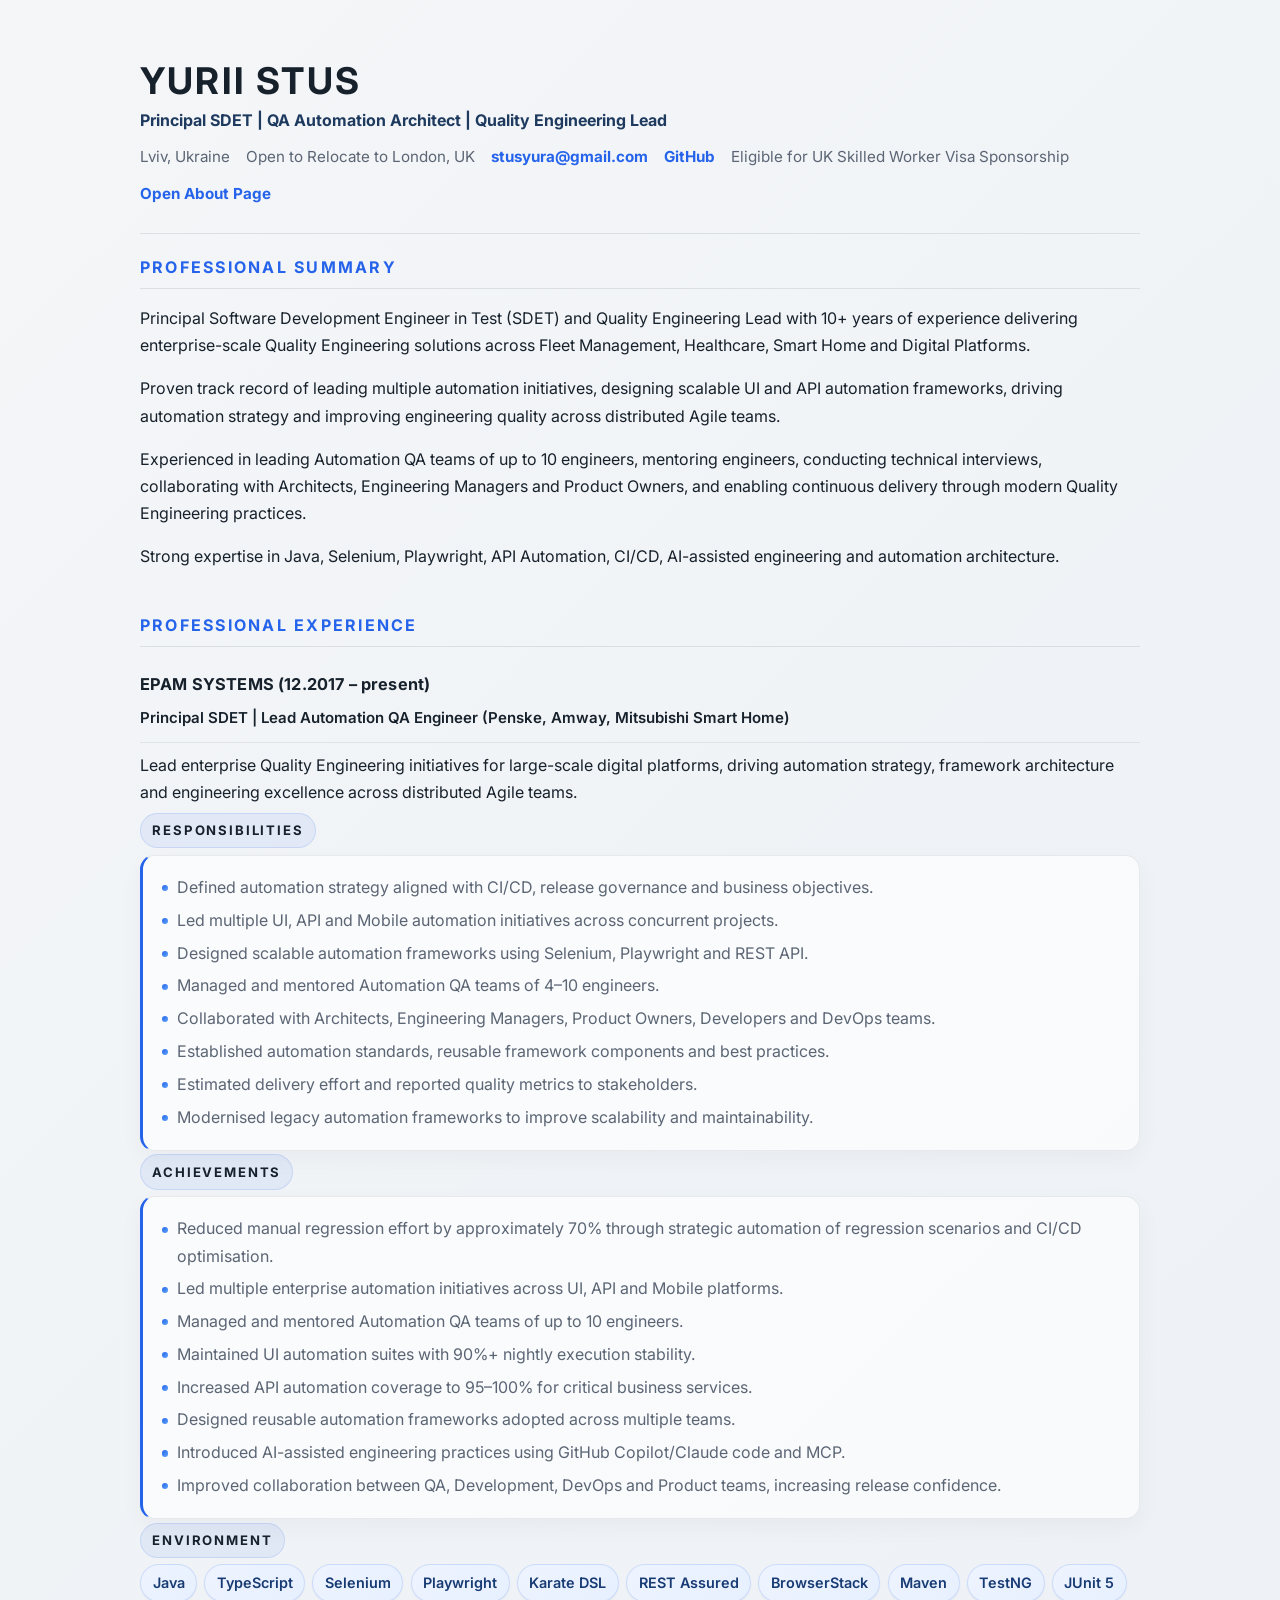
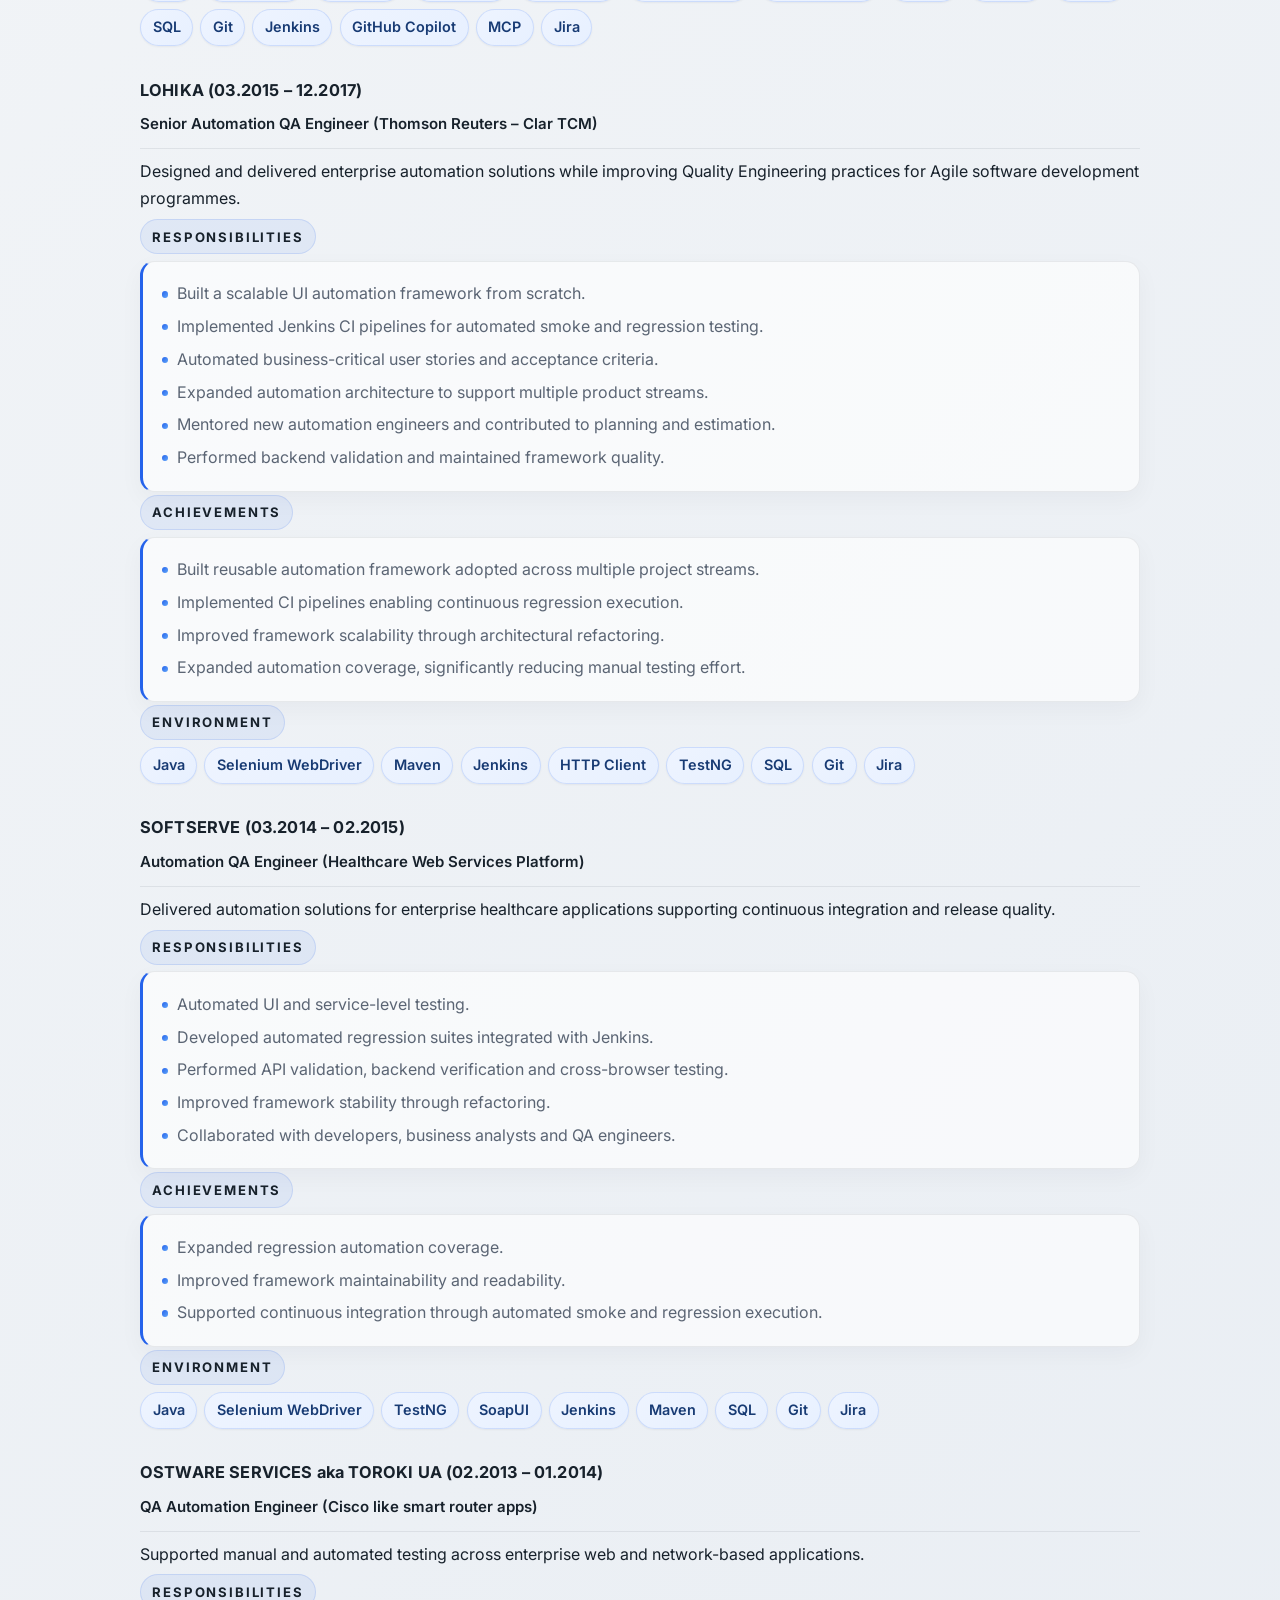
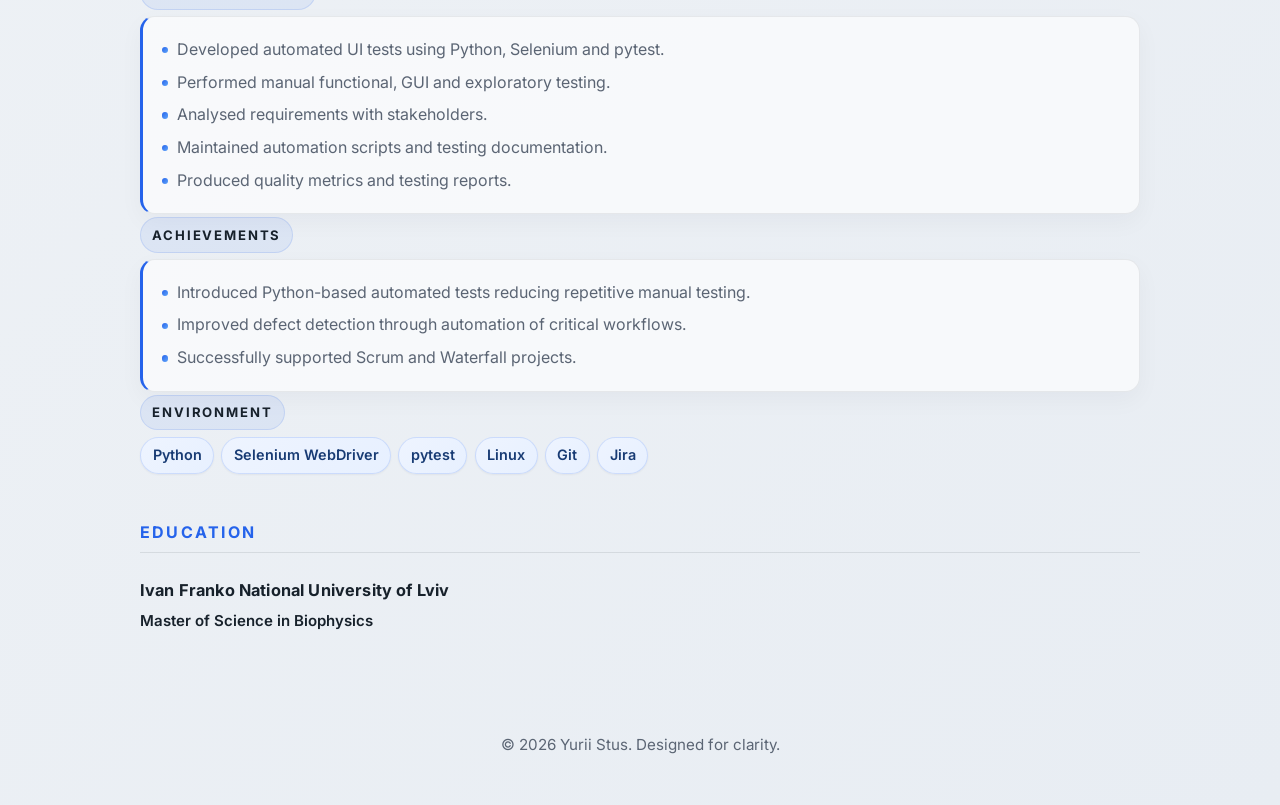
<file: index.html>
<!DOCTYPE html>
<html lang="en">
  <head>
    <meta charset="UTF-8" />
    <meta name="viewport" content="width=device-width, initial-scale=1.0" />
    <link rel="icon" type="image/png" href="about/assets/favicon.png" />
    <link rel="apple-touch-icon" href="about/assets/favicon.png" />
    <title>Yurii Stus | CV</title>
    <meta name="description" content="A polished CV website showcasing modern UI engineering and product-focused front-end work." />
    <link rel="preconnect" href="https://fonts.googleapis.com" />
    <link rel="preconnect" href="https://fonts.gstatic.com" crossorigin />
    <link href="https://fonts.googleapis.com/css2?family=Inter:wght@400;500;600;700;800&display=swap" rel="stylesheet" />
    <link rel="stylesheet" href="styles.css" />
  </head>
  <body>
    <main id="top" class="cv-shell">
      <section class="cv-header container">
        <h1>YURII STUS</h1>
        <p class="cv-role">Principal SDET | QA Automation Architect | Quality Engineering Lead</p>
        <div class="cv-contact">
          <span>Lviv, Ukraine</span>
          <span>Open to Relocate to London, UK</span>
          <a href="mailto:stusyura@gmail.com" data-email-trigger>stusyura@gmail.com</a>
          <a href="https://github.com/yurastus" target="_blank" rel="noopener noreferrer">GitHub</a>
          <span>Eligible for UK Skilled Worker Visa Sponsorship</span>
          <a href="about/">Open About Page</a>
        </div>
      </section>

      <section id="summary" class="cv-section container">
        <h2>PROFESSIONAL SUMMARY</h2>
        <p>Principal Software Development Engineer in Test (SDET) and Quality Engineering Lead with 10+ years of experience delivering enterprise-scale Quality Engineering solutions across Fleet Management, Healthcare, Smart Home and Digital Platforms.</p>
        <p>Proven track record of leading multiple automation initiatives, designing scalable UI and API automation frameworks, driving automation strategy and improving engineering quality across distributed Agile teams.</p>
        <p>Experienced in leading Automation QA teams of up to 10 engineers, mentoring engineers, conducting technical interviews, collaborating with Architects, Engineering Managers and Product Owners, and enabling continuous delivery through modern Quality Engineering practices.</p>
        <p>Strong expertise in Java, Selenium, Playwright, API Automation, CI/CD, AI-assisted engineering and automation architecture.</p>
      </section>

      <section id="experience" class="cv-section container">
        <h2>PROFESSIONAL EXPERIENCE</h2>

        <article class="cv-entry">
          <div class="cv-entry-header">
            <h3>EPAM SYSTEMS (12.2017 – present)</h3>
            <p class="cv-meta">Principal SDET | Lead Automation QA Engineer (Penske, Amway, Mitsubishi Smart Home)</p>
          </div>
          <p>Lead enterprise Quality Engineering initiatives for large-scale digital platforms, driving automation strategy, framework architecture and engineering excellence across distributed Agile teams.</p>
          <p class="cv-subheading">Responsibilities</p>
          <ul class="cv-list">
            <li>Defined automation strategy aligned with CI/CD, release governance and business objectives.</li>
            <li>Led multiple UI, API and Mobile automation initiatives across concurrent projects.</li>
            <li>Designed scalable automation frameworks using Selenium, Playwright and REST API.</li>
            <li>Managed and mentored Automation QA teams of 4–10 engineers.</li>
            <li>Collaborated with Architects, Engineering Managers, Product Owners, Developers and DevOps teams.</li>
            <li>Established automation standards, reusable framework components and best practices.</li>
            <li>Estimated delivery effort and reported quality metrics to stakeholders.</li>
            <li>Modernised legacy automation frameworks to improve scalability and maintainability.</li>
          </ul>
          <p class="cv-subheading">Achievements</p>
          <ul class="cv-list">
            <li>Reduced manual regression effort by approximately 70% through strategic automation of regression scenarios and CI/CD optimisation.</li>
            <li>Led multiple enterprise automation initiatives across UI, API and Mobile platforms.</li>
            <li>Managed and mentored Automation QA teams of up to 10 engineers.</li>
            <li>Maintained UI automation suites with 90%+ nightly execution stability.</li>
            <li>Increased API automation coverage to 95–100% for critical business services.</li>
            <li>Designed reusable automation frameworks adopted across multiple teams.</li>
            <li>Introduced AI-assisted engineering practices using GitHub Copilot/Claude code and MCP.</li>
            <li>Improved collaboration between QA, Development, DevOps and Product teams, increasing release confidence.</li>
          </ul>
          <p class="cv-subheading">Environment</p>
          <p class="cv-environment"><span>Java</span><span>TypeScript</span><span>Selenium</span><span>Playwright</span><span>Karate DSL</span><span>REST Assured</span><span>BrowserStack</span><span>Maven</span><span>TestNG</span><span>JUnit 5</span><span>SQL</span><span>Git</span><span>Jenkins</span><span>GitHub Copilot</span><span>MCP</span><span>Jira</span></p>
        </article>

        <article class="cv-entry">
          <div class="cv-entry-header">
            <h3>LOHIKA (03.2015 – 12.2017)</h3>
            <p class="cv-meta">Senior Automation QA Engineer (Thomson Reuters – Clar TCM)</p>
          </div>
          <p>Designed and delivered enterprise automation solutions while improving Quality Engineering practices for Agile software development programmes.</p>
          <p class="cv-subheading">Responsibilities</p>
          <ul class="cv-list">
            <li>Built a scalable UI automation framework from scratch.</li>
            <li>Implemented Jenkins CI pipelines for automated smoke and regression testing.</li>
            <li>Automated business-critical user stories and acceptance criteria.</li>
            <li>Expanded automation architecture to support multiple product streams.</li>
            <li>Mentored new automation engineers and contributed to planning and estimation.</li>
            <li>Performed backend validation and maintained framework quality.</li>
          </ul>
          <p class="cv-subheading">Achievements</p>
          <ul class="cv-list">
            <li>Built reusable automation framework adopted across multiple project streams.</li>
            <li>Implemented CI pipelines enabling continuous regression execution.</li>
            <li>Improved framework scalability through architectural refactoring.</li>
            <li>Expanded automation coverage, significantly reducing manual testing effort.</li>
          </ul>
          <p class="cv-subheading">Environment</p>
          <p class="cv-environment"><span>Java</span><span>Selenium WebDriver</span><span>Maven</span><span>Jenkins</span><span>HTTP Client</span><span>TestNG</span><span>SQL</span><span>Git</span><span>Jira</span></p>
        </article>

        <article class="cv-entry">
          <div class="cv-entry-header">
            <h3>SOFTSERVE (03.2014 – 02.2015)</h3>
            <p class="cv-meta">Automation QA Engineer (Healthcare Web Services Platform)</p>
          </div>
          <p>Delivered automation solutions for enterprise healthcare applications supporting continuous integration and release quality.</p>
          <p class="cv-subheading">Responsibilities</p>
          <ul class="cv-list">
            <li>Automated UI and service-level testing.</li>
            <li>Developed automated regression suites integrated with Jenkins.</li>
            <li>Performed API validation, backend verification and cross-browser testing.</li>
            <li>Improved framework stability through refactoring.</li>
            <li>Collaborated with developers, business analysts and QA engineers.</li>
          </ul>
          <p class="cv-subheading">Achievements</p>
          <ul class="cv-list">
            <li>Expanded regression automation coverage.</li>
            <li>Improved framework maintainability and readability.</li>
            <li>Supported continuous integration through automated smoke and regression execution.</li>
          </ul>
          <p class="cv-subheading">Environment</p>
          <p class="cv-environment"><span>Java</span><span>Selenium WebDriver</span><span>TestNG</span><span>SoapUI</span><span>Jenkins</span><span>Maven</span><span>SQL</span><span>Git</span><span>Jira</span></p>
        </article>

        <article class="cv-entry">
          <div class="cv-entry-header">
            <h3>OSTWARE SERVICES aka TOROKI UA (02.2013 – 01.2014)</h3>
            <p class="cv-meta">QA Automation Engineer (Cisco like smart router apps)</p>
          </div>
          <p>Supported manual and automated testing across enterprise web and network-based applications.</p>
          <p class="cv-subheading">Responsibilities</p>
          <ul class="cv-list">
            <li>Developed automated UI tests using Python, Selenium and pytest.</li>
            <li>Performed manual functional, GUI and exploratory testing.</li>
            <li>Analysed requirements with stakeholders.</li>
            <li>Maintained automation scripts and testing documentation.</li>
            <li>Produced quality metrics and testing reports.</li>
          </ul>
          <p class="cv-subheading">Achievements</p>
          <ul class="cv-list">
            <li>Introduced Python-based automated tests reducing repetitive manual testing.</li>
            <li>Improved defect detection through automation of critical workflows.</li>
            <li>Successfully supported Scrum and Waterfall projects.</li>
          </ul>
          <p class="cv-subheading">Environment</p>
          <p class="cv-environment"><span>Python</span><span>Selenium WebDriver</span><span>pytest</span><span>Linux</span><span>Git</span><span>Jira</span></p>
        </article>
      </section>

      <section id="education" class="cv-section container">
        <h2>EDUCATION</h2>
        <article class="cv-entry">
          <h3>Ivan Franko National University of Lviv</h3>
          <p class="cv-meta">Master of Science in Biophysics</p>
        </article>
      </section>
    </main>

    <div class="email-modal" id="emailModal" hidden>
      <div class="email-modal__backdrop" data-email-close></div>
      <div class="email-modal__dialog" role="dialog" aria-modal="true" aria-labelledby="emailModalTitle">
        <button class="email-modal__close" type="button" data-email-close aria-label="Close">&times;</button>
        <p class="email-modal__eyebrow">Get in touch</p>
        <h2 id="emailModalTitle" class="email-modal__title">Email Yurii</h2>
        <p class="email-modal__desc">Pick your mail app — your message opens pre-filled and ready to send.</p>
        <div class="email-modal__address">
          <span id="emailModalAddress">stusyura@gmail.com</span>
          <button class="email-modal__copy" type="button" data-email-copy>Copy</button>
        </div>
        <div class="email-modal__actions">
          <a class="email-btn email-btn--primary" data-email-gmail target="_blank" rel="noopener noreferrer">Open in Gmail</a>
          <a class="email-btn email-btn--secondary" data-email-outlook target="_blank" rel="noopener noreferrer">Open in Outlook</a>
          <a class="email-btn email-btn--secondary" data-email-default>Default mail app</a>
        </div>
      </div>
    </div>

    <footer class="site-footer">
      <div class="container">
        <p>© <span id="year"></span> Yurii Stus. Designed for clarity.</p>
      </div>
    </footer>

    <script src="script.js"></script>
  </body>
</html>
</file>
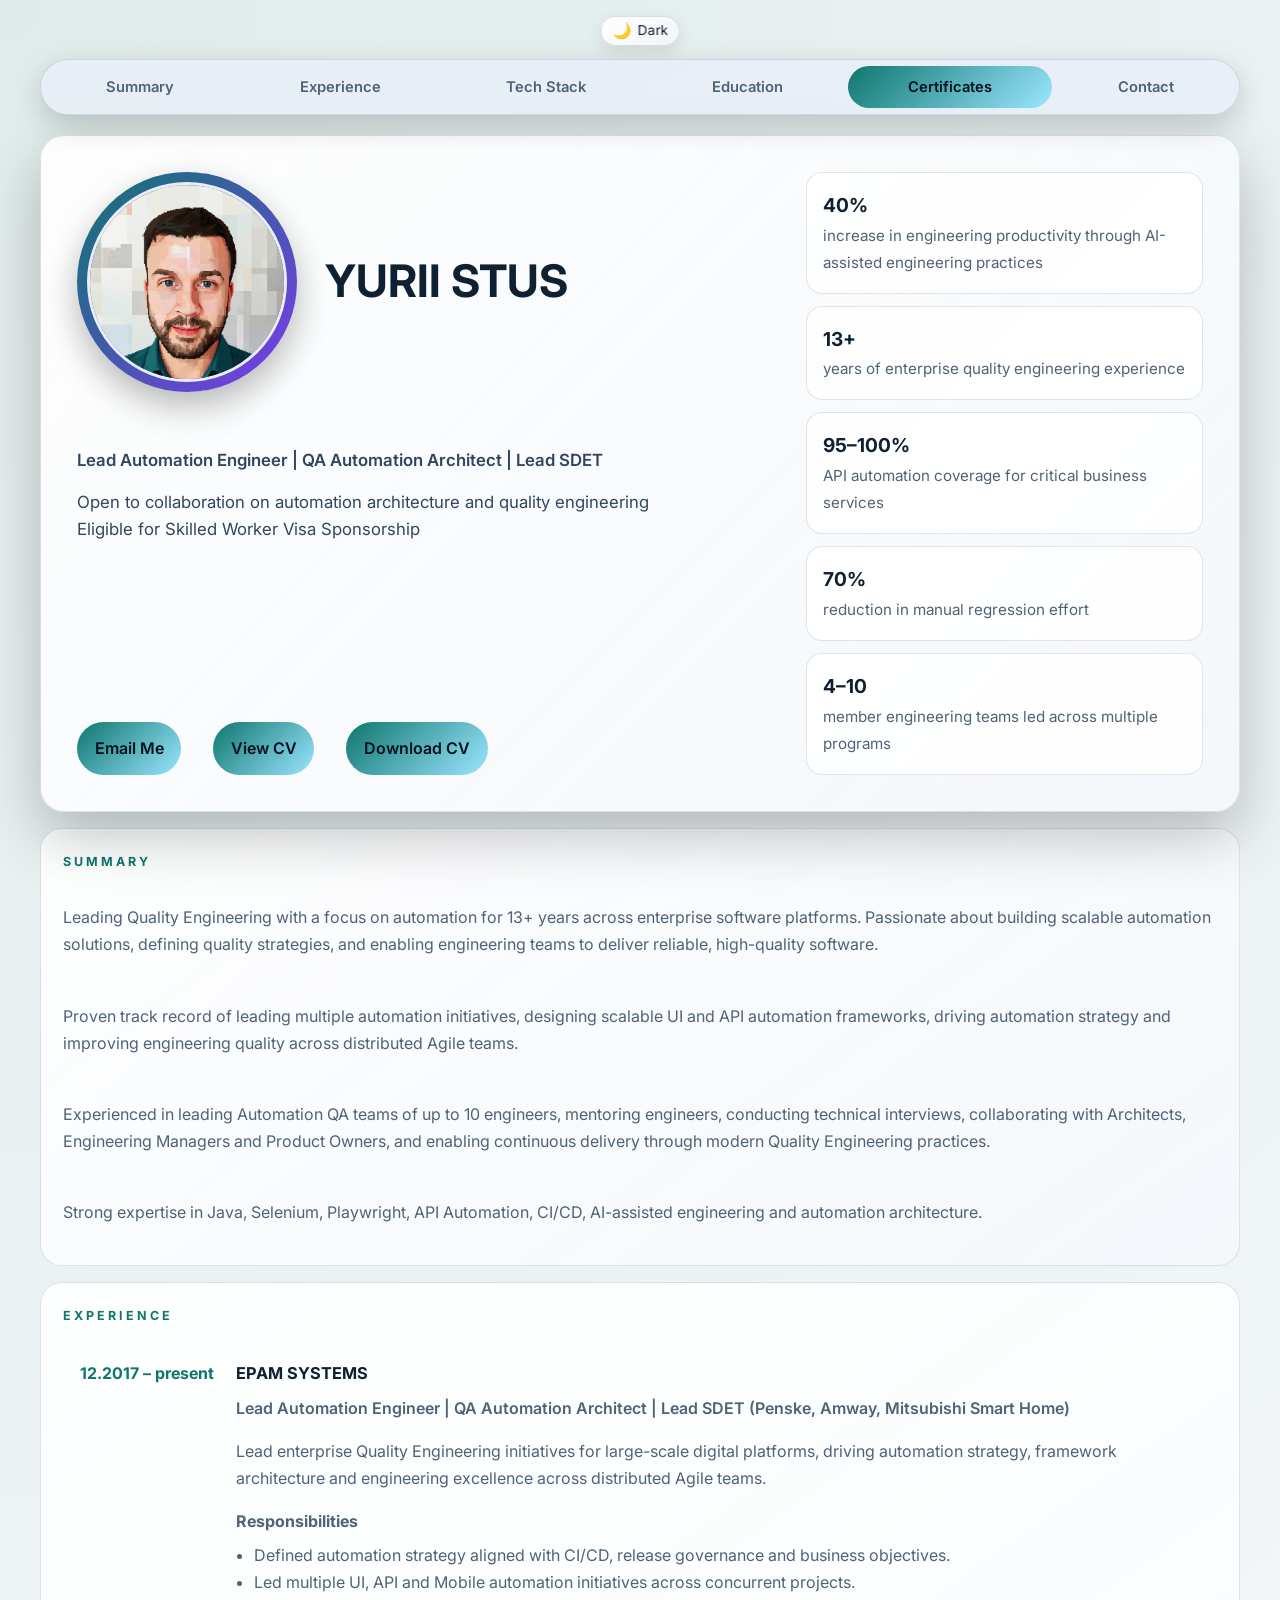
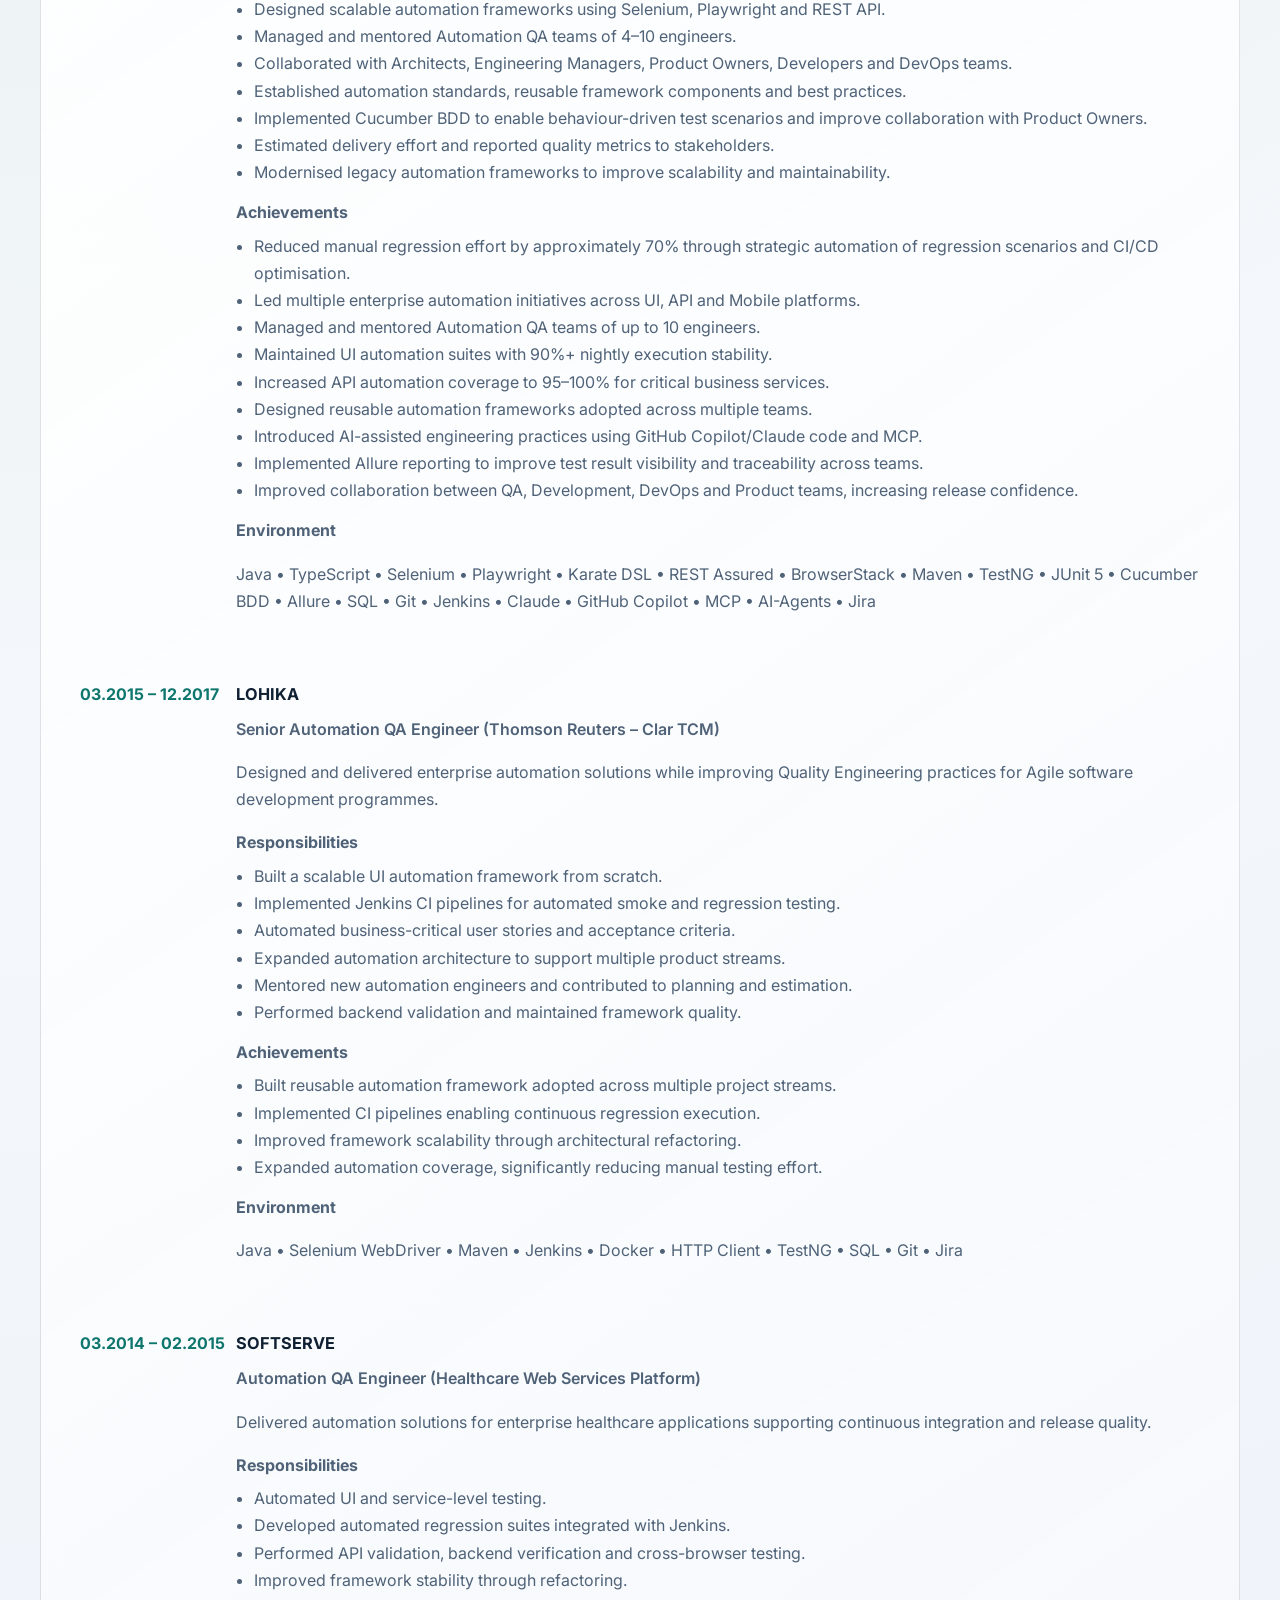
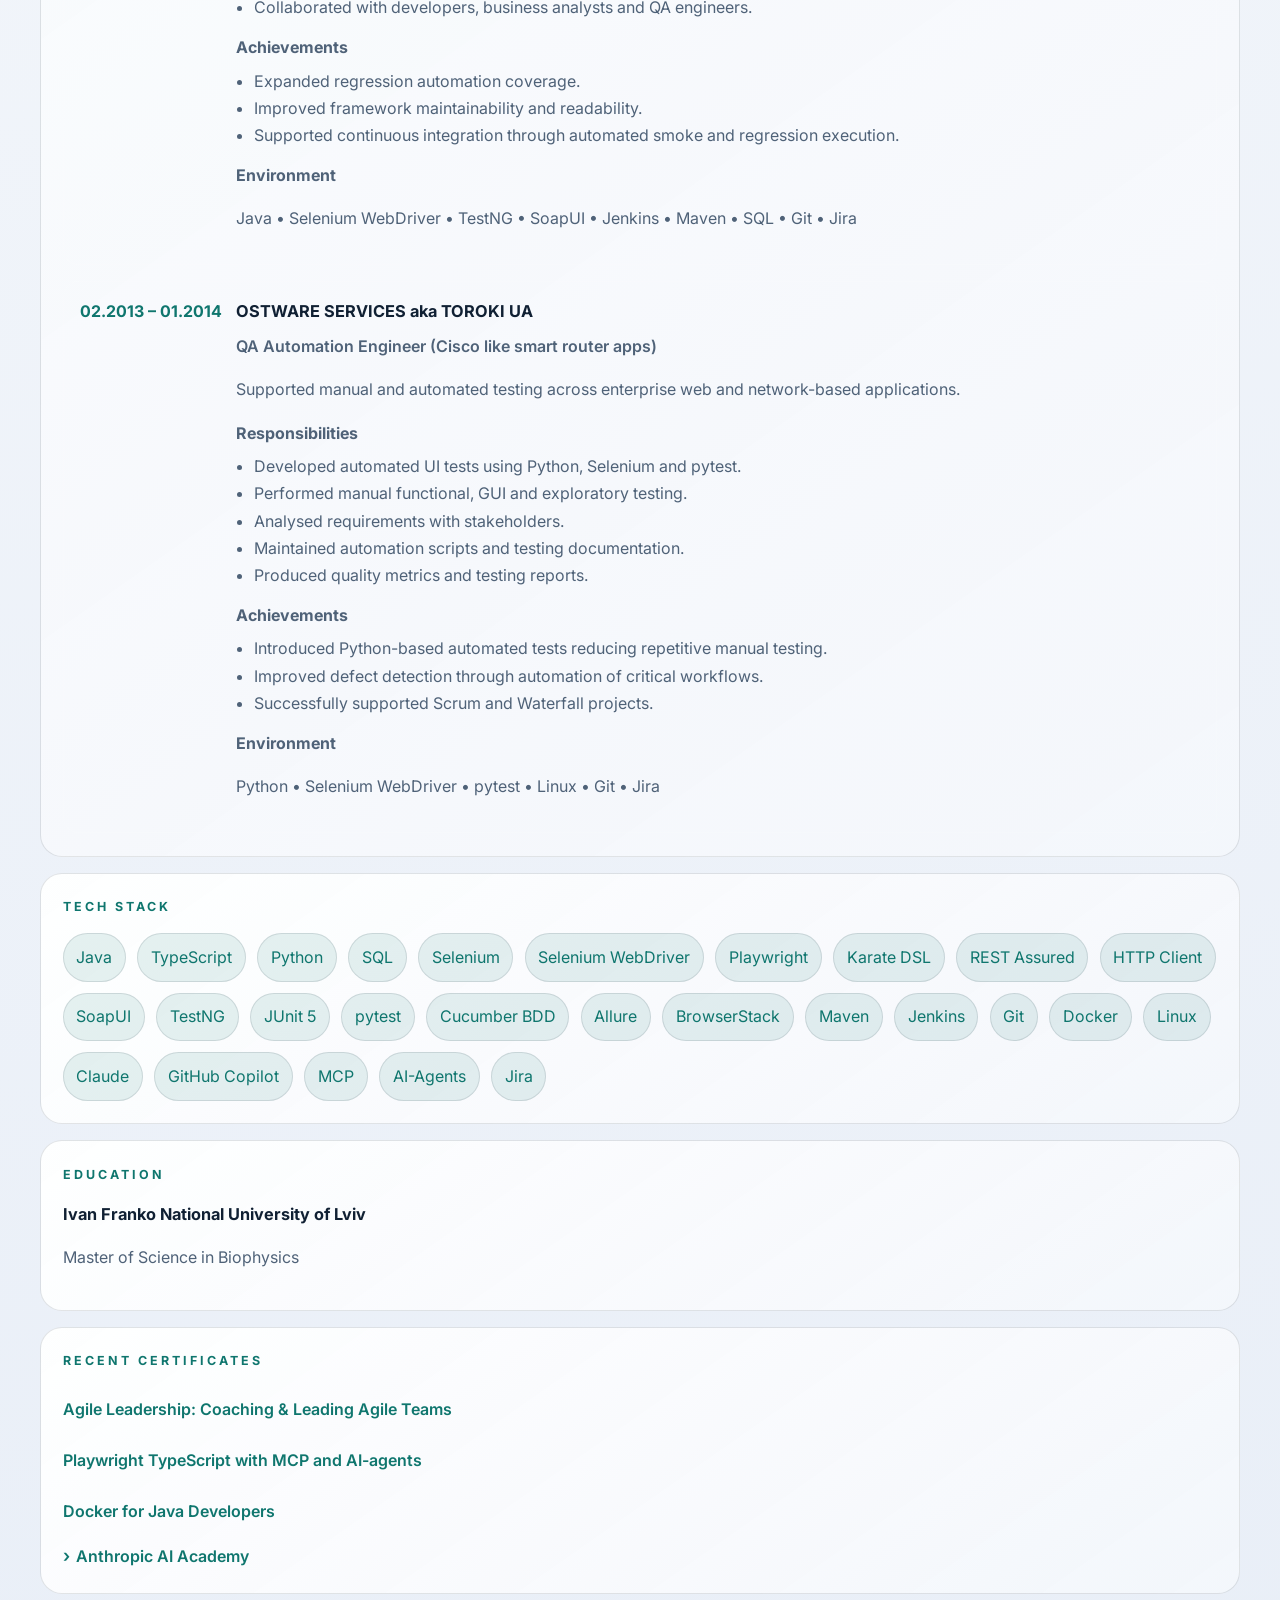
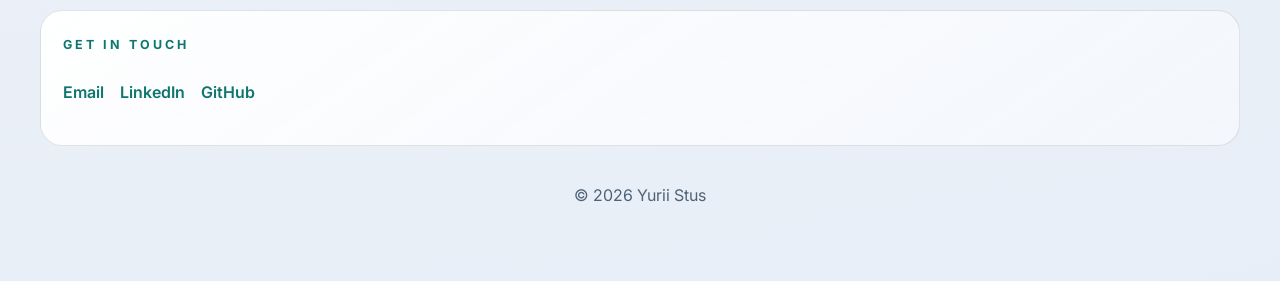
<file: about/index.html>
<!DOCTYPE html>
<html lang="en">
  <head>
    <meta charset="UTF-8" />
    <meta name="viewport" content="width=device-width, initial-scale=1.0" />
    <link rel="icon" type="image/png" href="assets/favicon.png" />
    <link rel="apple-touch-icon" href="assets/favicon.png" />
    <title>Yurii Stus | About</title>
    <meta
      name="description"
      content="About Yurii Stus, Principal SDET and QA Automation Architect focused on quality engineering, automation strategy, and AI-assisted delivery."
    />
    <link rel="preconnect" href="https://fonts.googleapis.com" />
    <link rel="preconnect" href="https://fonts.gstatic.com" crossorigin />
    <link href="https://fonts.googleapis.com/css2?family=Inter:wght@400;500;600;700;800&display=swap" rel="stylesheet" />
    <link rel="stylesheet" href="styles.css?v=5" />
  </head>
  <body>
    <div class="page-shell">
      <button class="theme-toggle" id="themeToggle" type="button" aria-label="Toggle theme" aria-pressed="false">
        <span class="theme-toggle__icon">🌙</span>
        <span class="theme-toggle__text">Dark</span>
      </button>
      <nav class="section-nav" aria-label="Page sections">
        <a href="#summary">Summary</a>
        <a href="#experience">Experience</a>
        <a href="#techstack">Tech Stack</a>
        <a href="#education">Education</a>
        <a href="#certificates">Certificates</a>
        <a href="#contact">Contact</a>
      </nav>

      <header class="hero">
        <div class="hero__content">
          <div class="hero__intro">
            <div class="hero__avatar">
              <img src="assets/profile.jpg?v=2" alt="Portrait of Yurii Stus" width="180" height="180" loading="eager" />
            </div>
            <div class="hero__heading">
              <h1>YURII STUS</h1>
            </div>
          </div>
          <br>
          <p class="hero__role">Lead Automation Engineer | QA Automation Architect | Lead SDET</p>
          <p class="hero__tagline">Open to collaboration on automation architecture and quality engineering<br>Eligible for Skilled Worker Visa Sponsorship</p>
          <div class="hero__actions">
            <a class="btn btn--primary" href="mailto:stusyura@gmail.com" data-email-trigger>Email Me</a>
            <a class="btn btn--primary" href="../viewCV/">View CV</a>
            <button class="btn btn--primary" data-cv-download>Download CV</button>
          </div>
        </div>
        <div class="hero__stats" aria-label="Career highlights">
          <div class="stat-card">
            <strong>40%</strong>
            <span>increase in engineering productivity through AI-assisted engineering practices</span>
          </div>
          <div class="stat-card">
            <strong>13+</strong>
            <span>years of enterprise quality engineering experience</span>
          </div>
          <div class="stat-card">
            <strong>95–100%</strong>
            <span>API automation coverage for critical business services</span>
          </div>
          <div class="stat-card">
            <strong>70%</strong>
            <span>reduction in manual regression effort</span>
          </div>
          <div class="stat-card">
            <strong>4–10</strong>
            <span>member engineering teams led across multiple programs</span>
          </div>
        </div>
      </header>

      <main>
        <section id="summary" class="panel">
          <div class="panel__header">
            <p class="eyebrow">Summary</p>
          </div>
          <div class="copy-block">
            <p>Leading Quality Engineering with a focus on automation for 13+ years across enterprise software platforms. Passionate about building scalable automation solutions, defining quality strategies, and enabling engineering teams to deliver reliable, high-quality software.</p>
            <p>Proven track record of leading multiple automation initiatives, designing scalable UI and API automation frameworks, driving automation strategy and improving engineering quality across distributed Agile teams.</p>
            <p>Experienced in leading Automation QA teams of up to 10 engineers, mentoring engineers, conducting technical interviews, collaborating with Architects, Engineering Managers and Product Owners, and enabling continuous delivery through modern Quality Engineering practices.</p>
            <p>Strong expertise in Java, Selenium, Playwright, API Automation, CI/CD, AI-assisted engineering and automation architecture.</p>
          </div>
        </section>

        <section id="experience" class="panel">
          <div class="panel__header">
            <p class="eyebrow">Experience</p>
          </div>
          <div class="timeline">
            <article class="timeline-item">
              <div class="timeline-item__meta">12.2017 – present</div>
              <div>
                <h3>EPAM SYSTEMS</h3>
                <p class="timeline-item__role">Lead Automation Engineer | QA Automation Architect | Lead SDET (Penske, Amway, Mitsubishi Smart Home)</p>
                <p>Lead enterprise Quality Engineering initiatives for large-scale digital platforms, driving automation strategy, framework architecture and engineering excellence across distributed Agile teams.</p>
                <p class="timeline-item__subheading">Responsibilities</p>
                <ul>
                  <li>Defined automation strategy aligned with CI/CD, release governance and business objectives.</li>
                  <li>Led multiple UI, API and Mobile automation initiatives across concurrent projects.</li>
                  <li>Designed scalable automation frameworks using Selenium, Playwright and REST API.</li>
                  <li>Managed and mentored Automation QA teams of 4–10 engineers.</li>
                  <li>Collaborated with Architects, Engineering Managers, Product Owners, Developers and DevOps teams.</li>
                  <li>Established automation standards, reusable framework components and best practices.</li>
                  <li>Implemented Cucumber BDD to enable behaviour-driven test scenarios and improve collaboration with Product Owners.</li>
                  <li>Estimated delivery effort and reported quality metrics to stakeholders.</li>
                  <li>Modernised legacy automation frameworks to improve scalability and maintainability.</li>
                </ul>
                <p class="timeline-item__subheading">Achievements</p>
                <ul>
                  <li>Reduced manual regression effort by approximately 70% through strategic automation of regression scenarios and CI/CD optimisation.</li>
                  <li>Led multiple enterprise automation initiatives across UI, API and Mobile platforms.</li>
                  <li>Managed and mentored Automation QA teams of up to 10 engineers.</li>
                  <li>Maintained UI automation suites with 90%+ nightly execution stability.</li>
                  <li>Increased API automation coverage to 95–100% for critical business services.</li>
                  <li>Designed reusable automation frameworks adopted across multiple teams.</li>
                  <li>Introduced AI-assisted engineering practices using GitHub Copilot/Claude code and MCP.</li>
                  <li>Implemented Allure reporting to improve test result visibility and traceability across teams.</li>
                  <li>Improved collaboration between QA, Development, DevOps and Product teams, increasing release confidence.</li>
                </ul>
                <p class="timeline-item__subheading">Environment</p>
                <p class="timeline-item__env">Java • TypeScript • Selenium • Playwright • Karate DSL • REST Assured • BrowserStack • Maven • TestNG • JUnit 5 • Cucumber BDD • Allure • SQL • Git • Jenkins • Claude • GitHub Copilot • MCP • AI-Agents • Jira</p>
              </div>
            </article>

            <article class="timeline-item">
              <div class="timeline-item__meta">03.2015 – 12.2017</div>
              <div>
                <h3>LOHIKA</h3>
                <p class="timeline-item__role">Senior Automation QA Engineer (Thomson Reuters – Clar TCM)</p>
                <p>Designed and delivered enterprise automation solutions while improving Quality Engineering practices for Agile software development programmes.</p>
                <p class="timeline-item__subheading">Responsibilities</p>
                <ul>
                  <li>Built a scalable UI automation framework from scratch.</li>
                  <li>Implemented Jenkins CI pipelines for automated smoke and regression testing.</li>
                  <li>Automated business-critical user stories and acceptance criteria.</li>
                  <li>Expanded automation architecture to support multiple product streams.</li>
                  <li>Mentored new automation engineers and contributed to planning and estimation.</li>
                  <li>Performed backend validation and maintained framework quality.</li>
                </ul>
                <p class="timeline-item__subheading">Achievements</p>
                <ul>
                  <li>Built reusable automation framework adopted across multiple project streams.</li>
                  <li>Implemented CI pipelines enabling continuous regression execution.</li>
                  <li>Improved framework scalability through architectural refactoring.</li>
                  <li>Expanded automation coverage, significantly reducing manual testing effort.</li>
                </ul>
                <p class="timeline-item__subheading">Environment</p>
                <p class="timeline-item__env">Java • Selenium WebDriver • Maven • Jenkins • Docker • HTTP Client • TestNG • SQL • Git • Jira</p>
              </div>
            </article>

            <article class="timeline-item">
              <div class="timeline-item__meta">03.2014 – 02.2015</div>
              <div>
                <h3>SOFTSERVE</h3>
                <p class="timeline-item__role">Automation QA Engineer (Healthcare Web Services Platform)</p>
                <p>Delivered automation solutions for enterprise healthcare applications supporting continuous integration and release quality.</p>
                <p class="timeline-item__subheading">Responsibilities</p>
                <ul>
                  <li>Automated UI and service-level testing.</li>
                  <li>Developed automated regression suites integrated with Jenkins.</li>
                  <li>Performed API validation, backend verification and cross-browser testing.</li>
                  <li>Improved framework stability through refactoring.</li>
                  <li>Collaborated with developers, business analysts and QA engineers.</li>
                </ul>
                <p class="timeline-item__subheading">Achievements</p>
                <ul>
                  <li>Expanded regression automation coverage.</li>
                  <li>Improved framework maintainability and readability.</li>
                  <li>Supported continuous integration through automated smoke and regression execution.</li>
                </ul>
                <p class="timeline-item__subheading">Environment</p>
                <p class="timeline-item__env">Java • Selenium WebDriver • TestNG • SoapUI • Jenkins • Maven • SQL • Git • Jira</p>
              </div>
            </article>

            <article class="timeline-item">
              <div class="timeline-item__meta">02.2013 – 01.2014</div>
              <div>
                <h3>OSTWARE SERVICES aka TOROKI UA</h3>
                <p class="timeline-item__role">QA Automation Engineer (Cisco like smart router apps)</p>
                <p>Supported manual and automated testing across enterprise web and network-based applications.</p>
                <p class="timeline-item__subheading">Responsibilities</p>
                <ul>
                  <li>Developed automated UI tests using Python, Selenium and pytest.</li>
                  <li>Performed manual functional, GUI and exploratory testing.</li>
                  <li>Analysed requirements with stakeholders.</li>
                  <li>Maintained automation scripts and testing documentation.</li>
                  <li>Produced quality metrics and testing reports.</li>
                </ul>
                <p class="timeline-item__subheading">Achievements</p>
                <ul>
                  <li>Introduced Python-based automated tests reducing repetitive manual testing.</li>
                  <li>Improved defect detection through automation of critical workflows.</li>
                  <li>Successfully supported Scrum and Waterfall projects.</li>
                </ul>
                <p class="timeline-item__subheading">Environment</p>
                <p class="timeline-item__env">Python • Selenium WebDriver • pytest • Linux • Git • Jira</p>
              </div>
            </article>
          </div>
        </section>

        <section id="techstack" class="panel">
          <div class="panel__header">
            <p class="eyebrow">Tech Stack</p>
          </div>
          <div class="badge-list">
            <span>Java</span>
            <span>TypeScript</span>
            <span>Python</span>
            <span>SQL</span>
            <span>Selenium</span>
            <span>Selenium WebDriver</span>
            <span>Playwright</span>
            <span>Karate DSL</span>
            <span>REST Assured</span>
            <span>HTTP Client</span>
            <span>SoapUI</span>
            <span>TestNG</span>
            <span>JUnit 5</span>
            <span>pytest</span>
            <span>Cucumber BDD</span>
            <span>Allure</span>
            <span>BrowserStack</span>
            <span>Maven</span>
            <span>Jenkins</span>
            <span>Git</span>
            <span>Docker</span>
            <span>Linux</span>
            <span>Claude</span>
            <span>GitHub Copilot</span>
            <span>MCP</span>
            <span>AI-Agents</span>
            <span>Jira</span>
          </div>
        </section>

        <section id="education" class="panel">
          <div class="panel__header">
            <p class="eyebrow">Education</p>
          </div>
          <div class="education-list">
            <article>
              <h3>Ivan Franko National University of Lviv</h3>
              <p>Master of Science in Biophysics</p>
            </article>
          </div>
        </section>

        <section id="certificates" class="panel">
          <div class="panel__header">
            <p class="eyebrow">Recent Certificates</p>
          </div>
          <div class="contact-links">
            <a href="https://www.udemy.com/certificate/UC-6358afda-c104-4264-98db-40baabbb0e95/" target="_blank" rel="noreferrer">Agile Leadership: Coaching &amp; Leading Agile Teams</a>
            <a href="https://www.udemy.com/certificate/UC-6a31a946-71d8-4ea3-8d78-8f1dc830c024/" target="_blank" rel="noreferrer">Playwright TypeScript with MCP and AI-agents</a>
            <a href="https://www.udemy.com/certificate/UC-c6047ef0-3246-4de9-8dad-688cd4b2c481/" target="_blank" rel="noreferrer">Docker for Java Developers</a>
            <details class="cert-group">
              <summary>Anthropic AI Academy</summary>
              <div class="cert-group__list">
                <a href="https://verify.skilljar.com/c/2txmspagx7zw" target="_blank" rel="noreferrer">Subagents</a>
                <a href="https://verify.skilljar.com/c/b4mvedennkcm" target="_blank" rel="noreferrer">MCP: Advanced Topics</a>
                <a href="https://verify.skilljar.com/c/khkems4vwmvv" target="_blank" rel="noreferrer">Building with the Claude API</a>
                <a href="https://verify.skilljar.com/c/wutrwd5zxo5o" target="_blank" rel="noreferrer">MCP Introduction</a>
                <a href="https://verify.skilljar.com/c/o8qoeahba2st" target="_blank" rel="noreferrer">AI Agent Skills</a>
                <a href="https://verify.skilljar.com/c/542niafene5h" target="_blank" rel="noreferrer">Claude 101</a>
                <a href="https://verify.skilljar.com/c/jj6yer82wg3o" target="_blank" rel="noreferrer">AI Fluency Framework &amp; Foundations</a>
                <a href="https://verify.skilljar.com/c/ze92iefy2cyg" target="_blank" rel="noreferrer">Claude Code in Action</a>
              </div>
            </details>
          </div>
        </section>

        <section id="contact" class="panel panel--contact">
          <div class="panel__header">
            <p class="eyebrow">Get in Touch</p>
          <div class="contact-links">
            <a href="mailto:stusyura@gmail.com" data-email-trigger>Email</a>
            <a href="https://www.linkedin.com/in/yurii-stus-s-d-e-t/" target="_blank" rel="noreferrer">LinkedIn</a>
            <a href="https://github.com/yurastus" target="_blank" rel="noreferrer">GitHub</a>
          </div>
        </section>
      </main>

      <footer class="footer">
        <p>© 2026 Yurii Stus</p>
      </footer>
    </div>

    <div class="email-modal" id="emailModal" hidden>
      <div class="email-modal__backdrop" data-email-close></div>
      <div class="email-modal__dialog" role="dialog" aria-modal="true" aria-labelledby="emailModalTitle">
        <button class="email-modal__close" type="button" data-email-close aria-label="Close">&times;</button>
        <p class="eyebrow">Get in touch</p>
        <h2 id="emailModalTitle" class="email-modal__title">Email Yurii</h2>
        <p class="email-modal__desc">Pick your mail app — your message opens pre-filled and ready to send.</p>
        <div class="email-modal__address">
          <span id="emailModalAddress">stusyura@gmail.com</span>
          <button class="email-modal__copy" type="button" data-email-copy>Copy</button>
        </div>
        <div class="email-modal__actions">
          <a class="btn btn--primary" data-email-gmail target="_blank" rel="noopener noreferrer">Open in Gmail</a>
          <a class="btn btn--secondary" data-email-outlook target="_blank" rel="noopener noreferrer">Open in Outlook</a>
          <a class="btn btn--secondary" data-email-default>Default mail app</a>
        </div>
      </div>
    </div>

    <script>
      const yearLabel = document.getElementById('year');
      const themeToggle = document.getElementById('themeToggle');
      const root = document.documentElement;
      const storedTheme = localStorage.getItem('about-theme');
      const prefersDark = window.matchMedia('(prefers-color-scheme: dark)').matches;
      const initialTheme = storedTheme || (prefersDark ? 'dark' : 'light');

      if (yearLabel) {
        yearLabel.textContent = new Date().getFullYear();
      }

      const applyTheme = (theme) => {
        const isDark = theme === 'dark';
        root.setAttribute('data-theme', theme);
        themeToggle.setAttribute('aria-pressed', String(isDark));
        themeToggle.querySelector('.theme-toggle__icon').textContent = isDark ? '☀️' : '🌙';
        themeToggle.querySelector('.theme-toggle__text').textContent = isDark ? 'Light' : 'Dark';
      };

      applyTheme(initialTheme);

      themeToggle.addEventListener('click', () => {
        const nextTheme = root.getAttribute('data-theme') === 'dark' ? 'light' : 'dark';
        localStorage.setItem('about-theme', nextTheme);
        applyTheme(nextTheme);
      });

      (function setupEmailModal() {
        const modal = document.getElementById('emailModal');
        const triggers = document.querySelectorAll('[data-email-trigger]');
        if (!modal || !triggers.length) return;

        const address = 'stusyura@gmail.com';
        const subject = "Let's connect — opportunity to discuss";
        const body = 'Hi Yurii,\n\n';
        const enc = encodeURIComponent;

        const dialog = modal.querySelector('.email-modal__dialog');
        const copyBtn = modal.querySelector('[data-email-copy]');
        const gmailLink = modal.querySelector('[data-email-gmail]');
        const outlookLink = modal.querySelector('[data-email-outlook]');
        const defaultLink = modal.querySelector('[data-email-default]');

        gmailLink.href = `https://mail.google.com/mail/?view=cm&fs=1&to=${enc(address)}&su=${enc(subject)}&body=${enc(body)}`;
        outlookLink.href = `https://outlook.office.com/mail/deeplink/compose?to=${enc(address)}&subject=${enc(subject)}&body=${enc(body)}`;
        defaultLink.href = `mailto:${address}?subject=${enc(subject)}&body=${enc(body)}`;

        let lastFocused = null;

        const openModal = (event) => {
          if (event) event.preventDefault();
          lastFocused = document.activeElement;
          modal.hidden = false;
          document.body.style.overflow = 'hidden';
          requestAnimationFrame(() => modal.classList.add('is-open'));
          gmailLink.focus();
        };

        const closeModal = () => {
          modal.classList.remove('is-open');
          document.body.style.overflow = '';
          const finish = () => {
            modal.hidden = true;
            dialog.removeEventListener('transitionend', finish);
          };
          dialog.addEventListener('transitionend', finish);
          setTimeout(finish, 250);
          if (lastFocused && typeof lastFocused.focus === 'function') lastFocused.focus();
        };

        triggers.forEach((trigger) => trigger.addEventListener('click', openModal));

        modal.querySelectorAll('[data-email-close]').forEach((el) => el.addEventListener('click', closeModal));

        document.addEventListener('keydown', (event) => {
          if (event.key === 'Escape' && !modal.hidden) closeModal();
        });

        copyBtn.addEventListener('click', async () => {
          try {
            await navigator.clipboard.writeText(address);
          } catch (err) {
            const temp = document.createElement('input');
            temp.value = address;
            document.body.appendChild(temp);
            temp.select();
            document.execCommand('copy');
            document.body.removeChild(temp);
          }
          const original = copyBtn.textContent;
          copyBtn.textContent = 'Copied!';
          copyBtn.classList.add('is-copied');
          setTimeout(() => {
            copyBtn.textContent = original;
            copyBtn.classList.remove('is-copied');
          }, 1600);
        });
      })();

      (function setupSectionNav() {
        const navLinks = document.querySelectorAll('.section-nav a');
        const sections = document.querySelectorAll('main .panel[id]');
        if (!navLinks.length || !sections.length) return;

        const setActive = (id) => {
          navLinks.forEach((link) => {
            link.classList.toggle('active', link.getAttribute('href') === `#${id}`);
          });
        };

        const observer = new IntersectionObserver(
          (entries) => {
            entries.forEach((entry) => {
              if (entry.isIntersecting) setActive(entry.target.id);
            });
          },
          { rootMargin: '-45% 0px -50% 0px', threshold: 0 }
        );

        sections.forEach((section) => observer.observe(section));
      })();
      const cvDownloadBtn = document.querySelector('[data-cv-download]');
      if (cvDownloadBtn) {
        cvDownloadBtn.addEventListener('click', () => {
          const win = window.open('../viewCV/', '_blank');
          win.addEventListener('load', () => win.print());
        });
      }
    </script>
  </body>
</html>
</file>
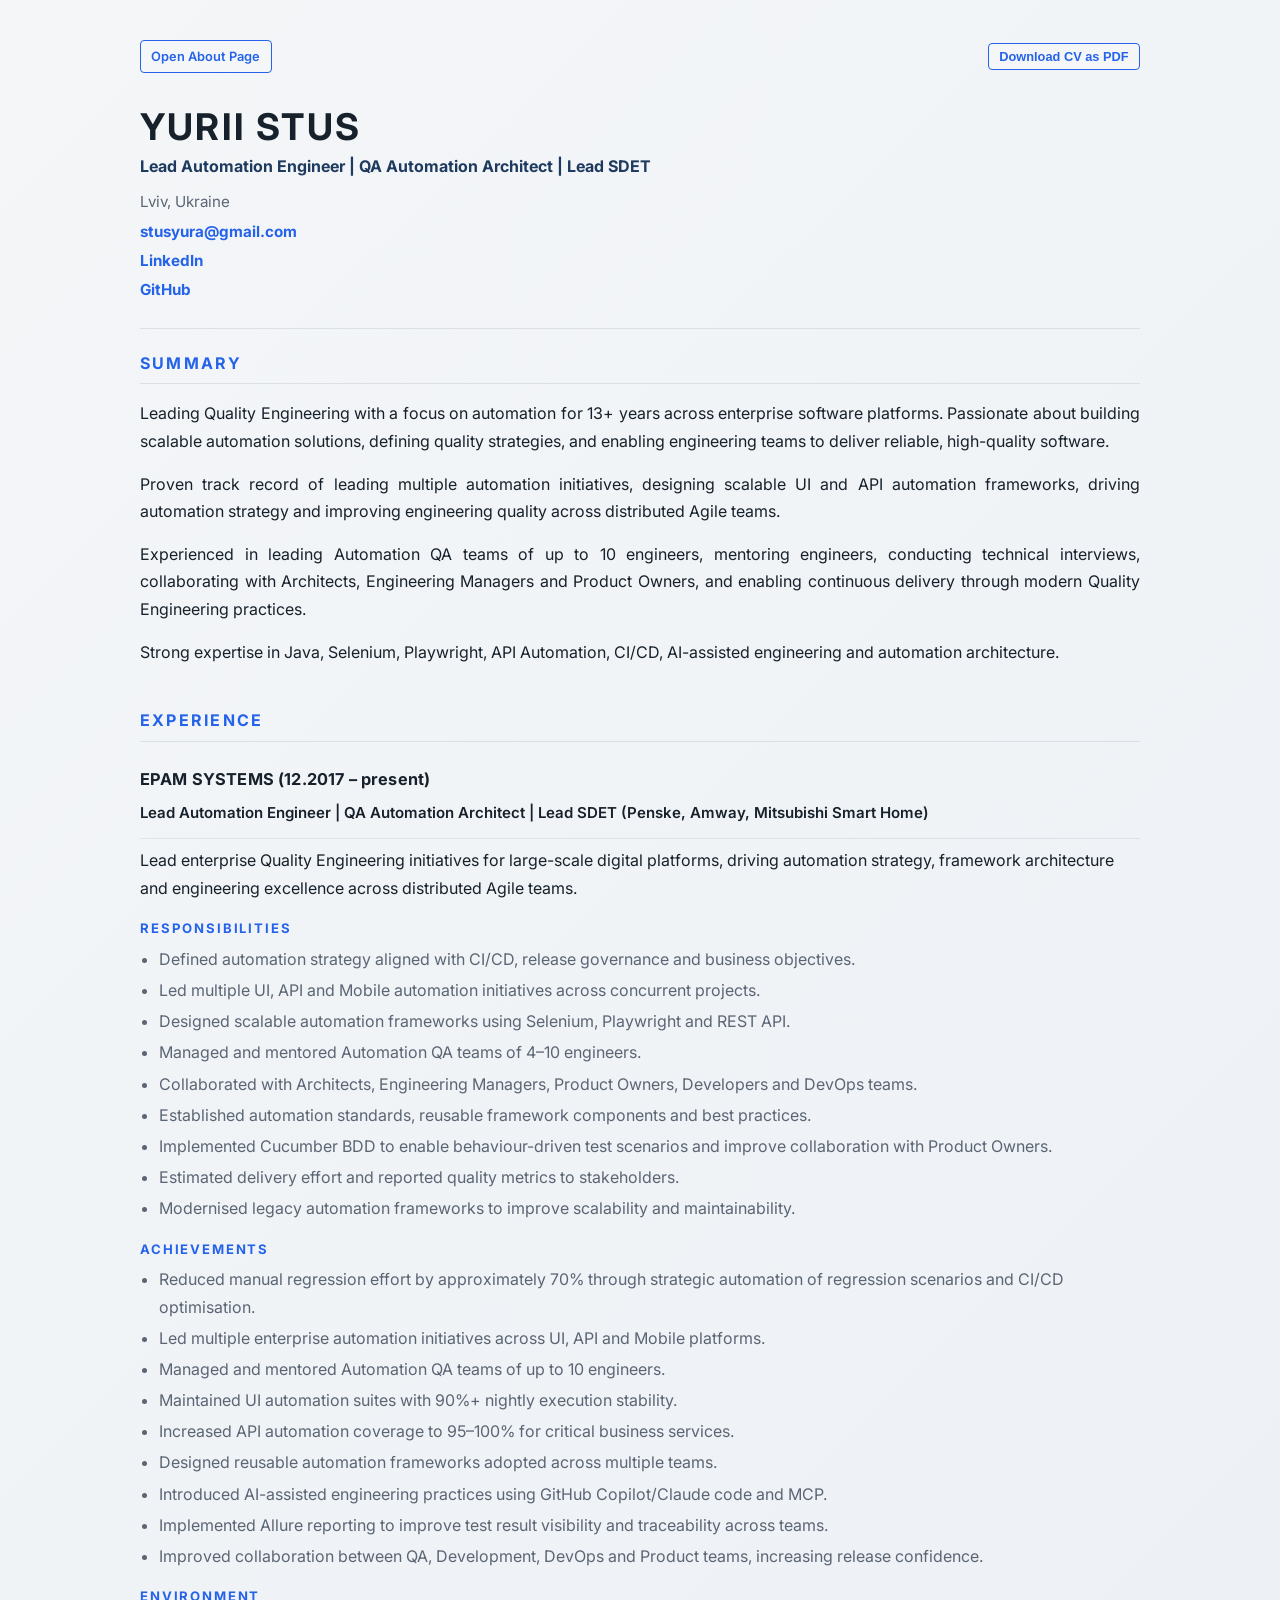
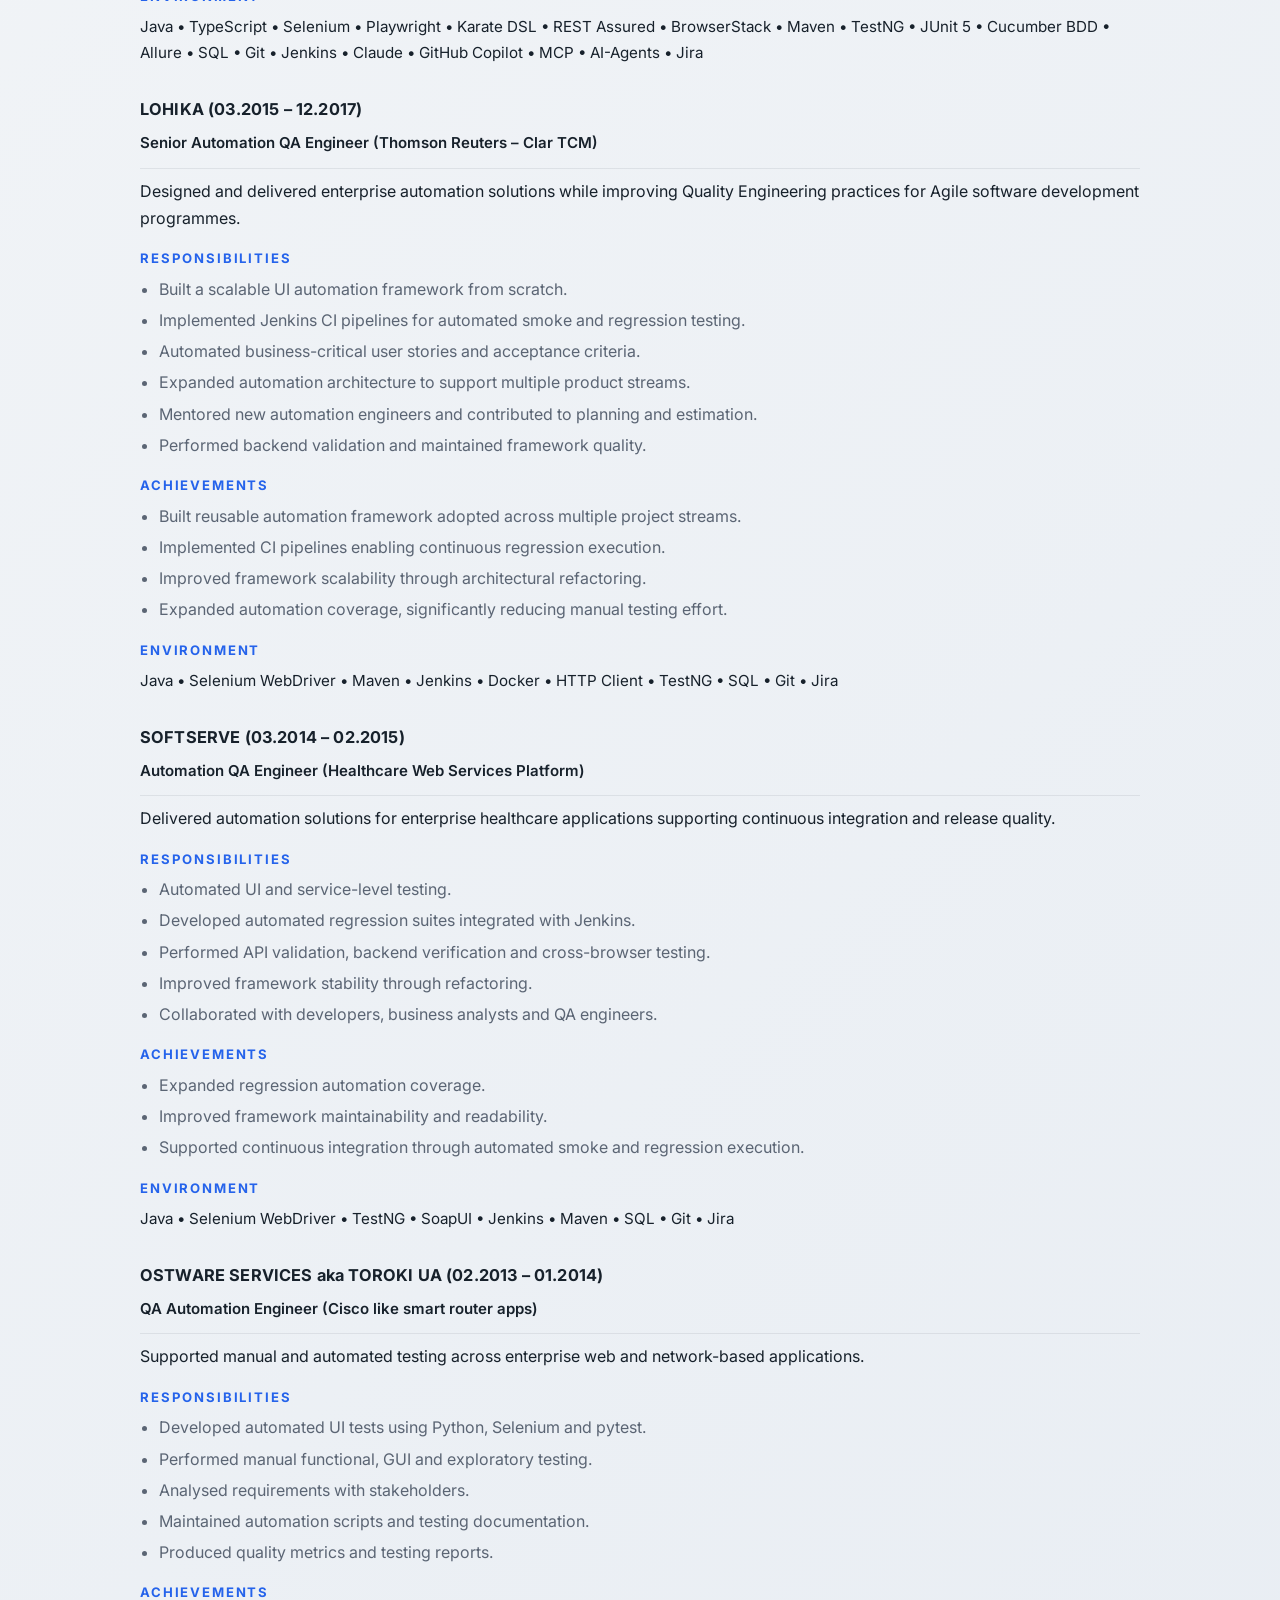
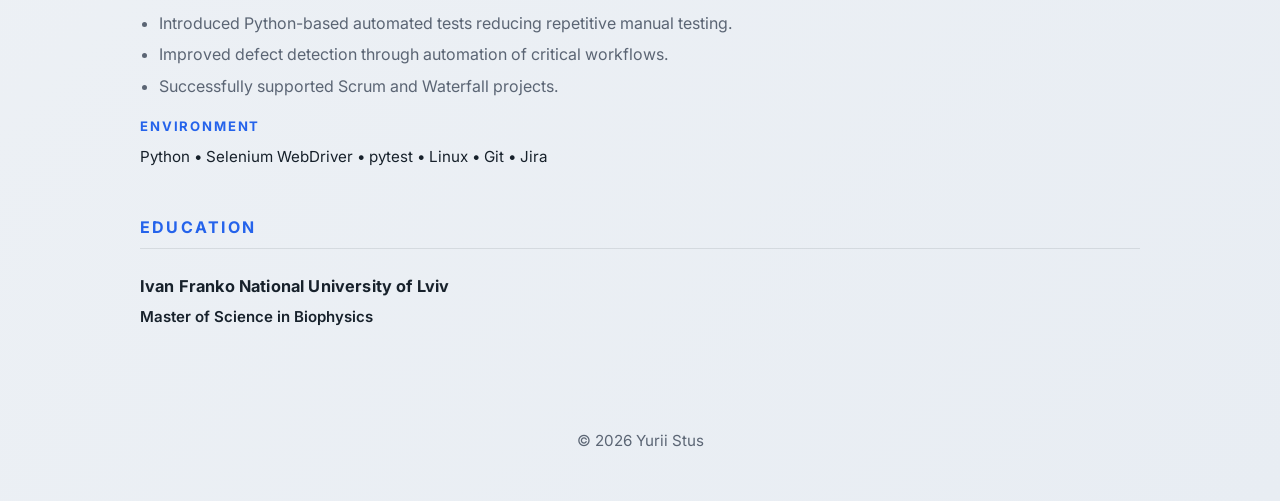
<file: viewCV/index.html>
<!DOCTYPE html>
<html lang="en">
  <head>
    <meta charset="UTF-8" />
    <meta name="viewport" content="width=device-width, initial-scale=1.0" />
    <link rel="icon" type="image/png" href="../about/assets/favicon.png" />
    <link rel="apple-touch-icon" href="../about/assets/favicon.png" />
    <title>Yurii Stus | CV</title>
    <meta name="description" content="A polished CV website showcasing modern UI engineering and product-focused front-end work." />
    <link rel="preconnect" href="https://fonts.googleapis.com" />
    <link rel="preconnect" href="https://fonts.gstatic.com" crossorigin />
    <link href="https://fonts.googleapis.com/css2?family=Inter:wght@400;500;600;700;800&display=swap" rel="stylesheet" />
    <link rel="stylesheet" href="styles.css?v=3" />
  </head>
  <body>
    <main id="top" class="cv-shell">
      <div class="container cv-topbar">
        <a href="../about/" class="about-page-link">Open About Page</a>
        <button class="about-page-link" onclick="window.print()">Download CV as PDF</button>
      </div>
      <section class="cv-header container">
        <h1>YURII STUS</h1>
        <p class="cv-role">Lead Automation Engineer | QA Automation Architect | Lead SDET</p>
        <div class="cv-contact">
          <span>Lviv, Ukraine</span>
          <div class="cv-contact__links">
            <a href="mailto:stusyura@gmail.com" data-email-trigger>stusyura@gmail.com</a>
            <a href="https://www.linkedin.com/in/yurii-stus-s-d-e-t/" target="_blank" rel="noopener noreferrer">LinkedIn</a>
            <a href="https://github.com/yurastus" target="_blank" rel="noopener noreferrer">GitHub</a>
          </div>
        </div>
      </section>

      <section id="summary" class="cv-section container">
        <h2>SUMMARY</h2>
        <p>Leading Quality Engineering with a focus on automation for 13+ years across enterprise software platforms. Passionate about building scalable automation solutions, defining quality strategies, and enabling engineering teams to deliver reliable, high-quality software.</p>
        <p>Proven track record of leading multiple automation initiatives, designing scalable UI and API automation frameworks, driving automation strategy and improving engineering quality across distributed Agile teams.</p>
        <p>Experienced in leading Automation QA teams of up to 10 engineers, mentoring engineers, conducting technical interviews, collaborating with Architects, Engineering Managers and Product Owners, and enabling continuous delivery through modern Quality Engineering practices.</p>
        <p>Strong expertise in Java, Selenium, Playwright, API Automation, CI/CD, AI-assisted engineering and automation architecture.</p>
      </section>

      <section id="experience" class="cv-section container">
        <h2>EXPERIENCE</h2>

        <article class="cv-entry">
          <div class="cv-entry-header">
            <h3>EPAM SYSTEMS (12.2017 – present)</h3>
            <p class="cv-meta">Lead Automation Engineer | QA Automation Architect | Lead SDET (Penske, Amway, Mitsubishi Smart Home)</p>
          </div>
          <p>Lead enterprise Quality Engineering initiatives for large-scale digital platforms, driving automation strategy, framework architecture and engineering excellence across distributed Agile teams.</p>
          <p class="cv-subheading">Responsibilities</p>
          <ul class="cv-list">
            <li>Defined automation strategy aligned with CI/CD, release governance and business objectives.</li>
            <li>Led multiple UI, API and Mobile automation initiatives across concurrent projects.</li>
            <li>Designed scalable automation frameworks using Selenium, Playwright and REST API.</li>
            <li>Managed and mentored Automation QA teams of 4–10 engineers.</li>
            <li>Collaborated with Architects, Engineering Managers, Product Owners, Developers and DevOps teams.</li>
            <li>Established automation standards, reusable framework components and best practices.</li>
            <li>Implemented Cucumber BDD to enable behaviour-driven test scenarios and improve collaboration with Product Owners.</li>
            <li>Estimated delivery effort and reported quality metrics to stakeholders.</li>
            <li>Modernised legacy automation frameworks to improve scalability and maintainability.</li>
          </ul>
          <p class="cv-subheading">Achievements</p>
          <ul class="cv-list">
            <li>Reduced manual regression effort by approximately 70% through strategic automation of regression scenarios and CI/CD optimisation.</li>
            <li>Led multiple enterprise automation initiatives across UI, API and Mobile platforms.</li>
            <li>Managed and mentored Automation QA teams of up to 10 engineers.</li>
            <li>Maintained UI automation suites with 90%+ nightly execution stability.</li>
            <li>Increased API automation coverage to 95–100% for critical business services.</li>
            <li>Designed reusable automation frameworks adopted across multiple teams.</li>
            <li>Introduced AI-assisted engineering practices using GitHub Copilot/Claude code and MCP.</li>
            <li>Implemented Allure reporting to improve test result visibility and traceability across teams.</li>
            <li>Improved collaboration between QA, Development, DevOps and Product teams, increasing release confidence.</li>
          </ul>
          <p class="cv-subheading">Environment</p>
          <p class="cv-environment"><span>Java</span><span>TypeScript</span><span>Selenium</span><span>Playwright</span><span>Karate DSL</span><span>REST Assured</span><span>BrowserStack</span><span>Maven</span><span>TestNG</span><span>JUnit 5</span><span>Cucumber BDD</span><span>Allure</span><span>SQL</span><span>Git</span><span>Jenkins</span><span>Claude</span><span>GitHub Copilot</span><span>MCP</span><span>AI-Agents</span><span>Jira</span></p>
        </article>

        <article class="cv-entry">
          <div class="cv-entry-header">
            <h3>LOHIKA (03.2015 – 12.2017)</h3>
            <p class="cv-meta">Senior Automation QA Engineer (Thomson Reuters – Clar TCM)</p>
          </div>
          <p>Designed and delivered enterprise automation solutions while improving Quality Engineering practices for Agile software development programmes.</p>
          <p class="cv-subheading">Responsibilities</p>
          <ul class="cv-list">
            <li>Built a scalable UI automation framework from scratch.</li>
            <li>Implemented Jenkins CI pipelines for automated smoke and regression testing.</li>
            <li>Automated business-critical user stories and acceptance criteria.</li>
            <li>Expanded automation architecture to support multiple product streams.</li>
            <li>Mentored new automation engineers and contributed to planning and estimation.</li>
            <li>Performed backend validation and maintained framework quality.</li>
          </ul>
          <p class="cv-subheading">Achievements</p>
          <ul class="cv-list">
            <li>Built reusable automation framework adopted across multiple project streams.</li>
            <li>Implemented CI pipelines enabling continuous regression execution.</li>
            <li>Improved framework scalability through architectural refactoring.</li>
            <li>Expanded automation coverage, significantly reducing manual testing effort.</li>
          </ul>
          <p class="cv-subheading">Environment</p>
          <p class="cv-environment"><span>Java</span><span>Selenium WebDriver</span><span>Maven</span><span>Jenkins</span><span>Docker</span><span>HTTP Client</span><span>TestNG</span><span>SQL</span><span>Git</span><span>Jira</span></p>
        </article>

        <article class="cv-entry">
          <div class="cv-entry-header">
            <h3>SOFTSERVE (03.2014 – 02.2015)</h3>
            <p class="cv-meta">Automation QA Engineer (Healthcare Web Services Platform)</p>
          </div>
          <p>Delivered automation solutions for enterprise healthcare applications supporting continuous integration and release quality.</p>
          <p class="cv-subheading">Responsibilities</p>
          <ul class="cv-list">
            <li>Automated UI and service-level testing.</li>
            <li>Developed automated regression suites integrated with Jenkins.</li>
            <li>Performed API validation, backend verification and cross-browser testing.</li>
            <li>Improved framework stability through refactoring.</li>
            <li>Collaborated with developers, business analysts and QA engineers.</li>
          </ul>
          <p class="cv-subheading">Achievements</p>
          <ul class="cv-list">
            <li>Expanded regression automation coverage.</li>
            <li>Improved framework maintainability and readability.</li>
            <li>Supported continuous integration through automated smoke and regression execution.</li>
          </ul>
          <p class="cv-subheading">Environment</p>
          <p class="cv-environment"><span>Java</span><span>Selenium WebDriver</span><span>TestNG</span><span>SoapUI</span><span>Jenkins</span><span>Maven</span><span>SQL</span><span>Git</span><span>Jira</span></p>
        </article>

        <article class="cv-entry">
          <div class="cv-entry-header">
            <h3>OSTWARE SERVICES aka TOROKI UA (02.2013 – 01.2014)</h3>
            <p class="cv-meta">QA Automation Engineer (Cisco like smart router apps)</p>
          </div>
          <p>Supported manual and automated testing across enterprise web and network-based applications.</p>
          <p class="cv-subheading">Responsibilities</p>
          <ul class="cv-list">
            <li>Developed automated UI tests using Python, Selenium and pytest.</li>
            <li>Performed manual functional, GUI and exploratory testing.</li>
            <li>Analysed requirements with stakeholders.</li>
            <li>Maintained automation scripts and testing documentation.</li>
            <li>Produced quality metrics and testing reports.</li>
          </ul>
          <p class="cv-subheading">Achievements</p>
          <ul class="cv-list">
            <li>Introduced Python-based automated tests reducing repetitive manual testing.</li>
            <li>Improved defect detection through automation of critical workflows.</li>
            <li>Successfully supported Scrum and Waterfall projects.</li>
          </ul>
          <p class="cv-subheading">Environment</p>
          <p class="cv-environment"><span>Python</span><span>Selenium WebDriver</span><span>pytest</span><span>Linux</span><span>Git</span><span>Jira</span></p>
        </article>
      </section>

      <section id="education" class="cv-section container">
        <h2>EDUCATION</h2>
        <article class="cv-entry">
          <h3>Ivan Franko National University of Lviv</h3>
          <p class="cv-meta">Master of Science in Biophysics</p>
        </article>
      </section>
    </main>

    <div class="email-modal" id="emailModal" hidden>
      <div class="email-modal__backdrop" data-email-close></div>
      <div class="email-modal__dialog" role="dialog" aria-modal="true" aria-labelledby="emailModalTitle">
        <button class="email-modal__close" type="button" data-email-close aria-label="Close">&times;</button>
        <p class="email-modal__eyebrow">Get in touch</p>
        <h2 id="emailModalTitle" class="email-modal__title">Email Yurii</h2>
        <p class="email-modal__desc">Pick your mail app — your message opens pre-filled and ready to send.</p>
        <div class="email-modal__address">
          <span id="emailModalAddress">stusyura@gmail.com</span>
          <button class="email-modal__copy" type="button" data-email-copy>Copy</button>
        </div>
        <div class="email-modal__actions">
          <a class="email-btn email-btn--primary" data-email-gmail target="_blank" rel="noopener noreferrer">Open in Gmail</a>
          <a class="email-btn email-btn--secondary" data-email-outlook target="_blank" rel="noopener noreferrer">Open in Outlook</a>
          <a class="email-btn email-btn--secondary" data-email-default>Default mail app</a>
        </div>
      </div>
    </div>

    <footer class="site-footer">
      <div class="container">
        <p>© <span id="year"></span> Yurii Stus</p>
      </div>
    </footer>

    <script src="script.js"></script>
  </body>
</html>
</file>
<file: styles.css>
:root {
  --bg: #f4f6f8;
  --bg-2: #e8edf3;
  --text: #17212b;
  --muted: #5b6574;
  --accent: #2563eb;
  --accent-2: #1e3a5f;
  --border: rgba(23, 33, 43, 0.1);
}

* { box-sizing: border-box; }
html { scroll-behavior: smooth; }

body {
  margin: 0;
  font-family: 'Inter', sans-serif;
  color: var(--text);
  background: linear-gradient(135deg, var(--bg), var(--bg-2));
  line-height: 1.7;
}

.container { width: min(1000px, calc(100% - 2rem)); margin: 0 auto; }

.cv-shell { padding: 2.5rem 0 3rem; }

.cv-header {
  padding: 1.2rem 0 1.6rem;
  border-bottom: 1px solid var(--border);
}

.cv-header h1 {
  margin: 0 0 0.25rem;
  font-size: clamp(1.8rem, 3.1vw, 2.3rem);
  letter-spacing: 0.06em;
  line-height: 1.2;
}

.cv-role {
  margin: 0 0 0.6rem;
  font-weight: 700;
  color: var(--accent-2);
}

.cv-contact {
  display: flex;
  flex-wrap: wrap;
  gap: 0.7rem 1rem;
  color: var(--muted);
  font-size: 0.95rem;
}

.cv-contact a {
  color: var(--accent);
  font-weight: 700;
  text-decoration: none;
  transition: color 0.15s ease;
}

.cv-contact a:hover {
  text-decoration: underline;
  color: var(--accent-2);
}

.cv-contact a:focus-visible {
  outline: 2px solid var(--accent);
  outline-offset: 2px;
  border-radius: 3px;
}

.cv-section {
  padding: 1.3rem 0 0.3rem;
}

.cv-section h2 {
  margin: 0 0 0.8rem;
  font-size: 1rem;
  font-weight: 700;
  letter-spacing: 0.14em;
  text-transform: uppercase;
  color: var(--accent);
  border-bottom: 1px solid var(--border);
  padding-bottom: 0.4rem;
}

.cv-entry {
  padding: 0.7rem 0 1rem;
}

.cv-entry-header {
  display: flex;
  flex-direction: column;
  gap: 0.2rem;
  margin: 0 0 0.55rem;
  padding: 0 0 0.55rem;
  border-bottom: 1px solid rgba(23, 33, 43, 0.08);
  background: transparent;
  box-shadow: none;
}

.cv-entry h3 {
  margin: 0;
  font-size: 1.02rem;
  font-weight: 700;
  letter-spacing: 0.01em;
  color: var(--text);
}

.cv-entry p {
  margin: 0.2rem 0;
  color: var(--text);
}

.cv-meta {
  margin: 0;
  width: fit-content;
  display: inline-block;
  padding: 0;
  border: none;
  background: none;
  font-size: 0.94rem;
  font-weight: 600;
  color: var(--muted);
}

.cv-subheading {
  display: inline-flex;
  align-items: center;
  margin: 0.95rem 0 0.4rem;
  padding: 0.35rem 0.7rem;
  border-radius: 999px;
  background: rgba(37, 99, 235, 0.08);
  border: 1px solid rgba(37, 99, 235, 0.14);
  font-size: 0.82rem;
  font-weight: 700;
  letter-spacing: 0.14em;
  text-transform: uppercase;
  color: var(--accent-2);
}

.cv-list {
  margin: 0.2rem 0 0;
  padding: 0.8rem 0.95rem 0.85rem 1.2rem;
  list-style: none;
  color: var(--muted);
  background: rgba(255, 255, 255, 0.62);
  border: 1px solid rgba(23, 33, 43, 0.08);
  border-left: 3px solid var(--accent);
  border-radius: 0.9rem;
  box-shadow: 0 8px 24px rgba(15, 23, 42, 0.04);
}

.cv-list li {
  position: relative;
  margin: 0.35rem 0;
  padding-left: 0.9rem;
}

.cv-list li::before {
  content: "";
  position: absolute;
  left: 0;
  top: 0.7em;
  width: 0.38rem;
  height: 0.38rem;
  border-radius: 999px;
  background: linear-gradient(135deg, var(--accent), #60a5fa);
}

.cv-environment {
  margin-top: 0.4rem;
  color: var(--muted);
  font-size: 0.95rem;
  display: flex;
  flex-wrap: wrap;
  gap: 0.45rem;
}

.cv-environment span {
  display: inline-block;
  padding: 0.34rem 0.72rem;
  border-radius: 999px;
  background: linear-gradient(135deg, #eef4ff, #e7f0ff);
  color: #183b74;
  border: 1px solid rgba(37, 99, 235, 0.16);
  font-size: 0.9rem;
  font-weight: 600;
  box-shadow: 0 1px 2px rgba(15, 23, 42, 0.05);
}

.site-footer {
  padding: 0.7rem 0 2rem;
  color: var(--muted);
  text-align: center;
  font-size: 0.95rem;
}

.email-modal {
  position: fixed;
  inset: 0;
  z-index: 100;
  display: flex;
  align-items: center;
  justify-content: center;
  padding: 1.25rem;
}

.email-modal[hidden] { display: none; }

.email-modal__backdrop {
  position: absolute;
  inset: 0;
  background: rgba(17, 24, 39, 0.5);
  backdrop-filter: blur(4px);
  opacity: 0;
  transition: opacity 220ms ease;
}

.email-modal.is-open .email-modal__backdrop { opacity: 1; }

.email-modal__dialog {
  position: relative;
  width: min(420px, 100%);
  padding: 1.75rem 1.6rem 1.6rem;
  border: 1px solid var(--border);
  border-radius: 20px;
  background: #ffffff;
  box-shadow: 0 30px 70px rgba(15, 23, 42, 0.28);
  transform: translateY(12px) scale(0.98);
  opacity: 0;
  transition: transform 220ms ease, opacity 220ms ease;
}

.email-modal.is-open .email-modal__dialog {
  transform: translateY(0) scale(1);
  opacity: 1;
}

.email-modal__close {
  position: absolute;
  top: 0.9rem;
  right: 0.9rem;
  width: 2rem;
  height: 2rem;
  display: inline-flex;
  align-items: center;
  justify-content: center;
  border: 1px solid var(--border);
  border-radius: 999px;
  background: var(--bg);
  color: var(--text);
  font-size: 1.2rem;
  line-height: 1;
  cursor: pointer;
  transition: transform 160ms ease;
}

.email-modal__close:hover { transform: scale(1.05); }

.email-modal__eyebrow {
  margin: 0 0 0.35rem;
  font-size: 0.78rem;
  font-weight: 700;
  letter-spacing: 0.16em;
  text-transform: uppercase;
  color: var(--accent);
}

.email-modal__title { margin: 0 0 0.35rem; font-size: 1.5rem; color: var(--text); }

.email-modal__desc {
  margin: 0 0 1.1rem;
  color: var(--muted);
  font-size: 0.95rem;
  line-height: 1.5;
}

.email-modal__address {
  display: flex;
  align-items: center;
  justify-content: space-between;
  gap: 0.75rem;
  padding: 0.55rem 0.55rem 0.55rem 0.9rem;
  margin-bottom: 1.1rem;
  border: 1px solid var(--border);
  border-radius: 999px;
  background: var(--bg);
  color: var(--text);
  font-size: 0.95rem;
  overflow: hidden;
}

.email-modal__address span {
  overflow: hidden;
  text-overflow: ellipsis;
  white-space: nowrap;
}

.email-modal__copy {
  flex-shrink: 0;
  border: 1px solid rgba(37, 99, 235, 0.16);
  border-radius: 999px;
  padding: 0.4rem 0.85rem;
  background: rgba(37, 99, 235, 0.08);
  color: var(--accent);
  font: inherit;
  font-size: 0.82rem;
  font-weight: 700;
  cursor: pointer;
  transition: background 160ms ease, color 160ms ease;
}

.email-modal__copy.is-copied {
  background: var(--accent);
  color: #ffffff;
  border-color: transparent;
}

.email-modal__actions {
  display: grid;
  gap: 0.6rem;
}

.email-btn {
  display: inline-flex;
  align-items: center;
  justify-content: center;
  width: 100%;
  padding: 0.75rem 1.1rem;
  border-radius: 999px;
  font-weight: 700;
  text-decoration: none;
  transition: transform 160ms ease, background 160ms ease, box-shadow 160ms ease;
}

.email-btn:hover { transform: translateY(-1px); }

.email-btn--primary {
  color: #ffffff;
  background: linear-gradient(135deg, var(--accent), #60a5fa);
  box-shadow: 0 10px 24px rgba(37, 99, 235, 0.28);
}

.email-btn--secondary {
  color: var(--accent-2);
  border: 1px solid var(--border);
  background: var(--bg);
}

.email-btn--secondary:hover { background: rgba(37, 99, 235, 0.06); }

@media (max-width: 640px) {
  .cv-contact {
    flex-direction: column;
    gap: 0.35rem;
  }
}
</file>
<file: about/styles.css>
:root {
  color-scheme: dark;
  --bg: #07111f;
  --bg-2: #111c2f;
  --panel: rgba(255, 255, 255, 0.06);
  --panel-strong: rgba(255, 255, 255, 0.09);
  --text: #f5f7fb;
  --muted: #aeb8c9;
  --accent: #67e8f9;
  --accent-2: #8b5cf6;
  --border: rgba(255, 255, 255, 0.12);
  --hero-bg: linear-gradient(135deg, rgba(255,255,255,0.08), rgba(255,255,255,0.03));
  --panel-bg: linear-gradient(145deg, rgba(255,255,255,0.07), rgba(255,255,255,0.03));
  --surface: rgba(255,255,255,0.05);
  --role-text: #dfe7ff;
  --badge-bg: rgba(103, 232, 249, 0.12);
  --badge-text: #d7f8ff;
}

:root[data-theme='light'] {
  color-scheme: light;
  --bg: #f4f7fb;
  --bg-2: #e8eef7;
  --panel: rgba(7, 17, 31, 0.04);
  --panel-strong: rgba(7, 17, 31, 0.08);
  --text: #102033;
  --muted: #4f6278;
  --accent: #0f766e;
  --accent-2: #7c3aed;
  --border: rgba(16, 32, 51, 0.12);
  --hero-bg: linear-gradient(135deg, rgba(255,255,255,0.95), rgba(244,247,251,0.85));
  --panel-bg: linear-gradient(145deg, rgba(255,255,255,0.95), rgba(244,247,251,0.9));
  --surface: rgba(255,255,255,0.9);
  --role-text: #31455f;
  --badge-bg: rgba(15, 118, 110, 0.1);
  --badge-text: #0f766e;
}

* { box-sizing: border-box; }
html { scroll-behavior: smooth; }
body {
  margin: 0;
  font-family: 'Inter', sans-serif;
  color: var(--text);
  background: radial-gradient(circle at top left, color-mix(in srgb, var(--accent) 14%, transparent) 0%, var(--bg) 45%, var(--bg-2) 100%);
  line-height: 1.7;
  transition: background 220ms ease, color 220ms ease;
}

a { color: inherit; }
.page-shell {
  width: min(1200px, calc(100% - 2rem));
  margin: 0 auto;
  padding: 2.5rem 0 3rem;
  position: relative;
}

.theme-toggle {
  position: absolute;
  top: 1rem;
  left: 50%;
  transform: translateX(-50%);
  z-index: 10;
  display: inline-flex;
  align-items: center;
  justify-content: center;
  gap: 0.35rem;
  border: 1px solid var(--border);
  background: var(--hero-bg);
  color: var(--text);
  border-radius: 999px;
  padding: 0.4rem 0.7rem;
  cursor: pointer;
  font: inherit;
  font-size: 0.85rem;
  line-height: 1;
  box-shadow: 0 6px 18px rgba(0, 0, 0, 0.1);
  backdrop-filter: blur(8px);
}

.theme-toggle__icon {
  font-size: 0.95rem;
  line-height: 1;
}

.hero {
  display: grid;
  grid-template-columns: 1.6fr 0.9fr;
  gap: 1.5rem;
  padding: 2.25rem;
  border: 1px solid var(--border);
  border-radius: 24px;
  background: var(--hero-bg);
  box-shadow: 0 24px 60px rgba(0, 0, 0, 0.24);
  backdrop-filter: blur(18px);
}

.hero__intro {
  display: flex;
  align-items: center;
  gap: 1.75rem;
  margin: 0 0 1.1rem;
}

.hero__heading {
  min-width: 0;
}

.hero__avatar {
  flex: none;
  display: grid;
  place-items: center;
  width: 220px;
  height: 220px;
  border-radius: 50%;
  background: linear-gradient(135deg, var(--accent), var(--accent-2));
  box-shadow: 0 14px 34px rgba(0, 0, 0, 0.28);
}

.hero__avatar img {
  display: block;
  width: 200px;
  height: 200px;
  border-radius: 50%;
  object-fit: cover;
  object-position: 50% 25%;
  border: 3px solid var(--bg-2);
  box-sizing: border-box;
}

.eyebrow {
  margin: 0 0 0.45rem;
  font-size: 0.78rem;
  font-weight: 700;
  letter-spacing: 0.24em;
  text-transform: uppercase;
  color: var(--accent);
}

.hero h1,
.panel h2 {
  margin: 0;
  font-size: clamp(2rem, 3.5vw, 2.8rem);
  line-height: 1.1;
}

.hero__role {
  margin: 0.6rem 0 0.9rem;
  font-size: 1.05rem;
  font-weight: 600;
  color: var(--role-text);
}

.hero__tagline {
  margin: 0;
  font-size: 1.05rem;
  font-weight: 400;
  color: var(--role-text);
  line-height: 1.6;
}


.hero__bio {
  margin: 0 0 1rem;
  max-width: 60ch;
  color: var(--muted);
}

.hero__content {
  display: flex;
  flex-direction: column;
}

.hero__actions {
  display: flex;
  flex-wrap: wrap;
  justify-content: flex-start;
  gap: 2rem;
  margin-top: auto;
  padding-top: 1.5rem;
}

.btn {
  display: inline-flex;
  align-items: center;
  justify-content: center;
  padding: 0.8rem 1.1rem;
  border-radius: 999px;
  text-decoration: none;
  font: inherit;
  font-weight: 600;
  border: none;
  cursor: pointer;
  transition: transform 180ms ease, background 180ms ease;
}

.btn:hover { transform: translateY(-1px); }
.btn--primary {
  color: #03111f;
  background: linear-gradient(135deg, var(--accent), #9ae6ff);
}
.btn--secondary {
  color: var(--text);
  border: 1px solid var(--border);
  background: var(--surface);
}

.hero__stats {
  display: grid;
  gap: 0.75rem;
}

.stat-card {
  padding: 1rem 1rem 1.05rem;
  border-radius: 16px;
  background: var(--surface);
  border: 1px solid var(--border);
}

.stat-card strong {
  display: block;
  font-size: 1.2rem;
  color: var(--text);
}

.stat-card span {
  color: var(--muted);
  font-size: 0.95rem;
}

.section-nav {
  position: sticky;
  top: 0.75rem;
  z-index: 30;
  display: flex;
  flex-wrap: wrap;
  justify-content: center;
  gap: 0.35rem;
  margin: 1.2rem 0 1.25rem;
  padding: 0.35rem;
  border: 1px solid var(--border);
  border-radius: 999px;
  background: color-mix(in srgb, var(--bg-2) 82%, transparent);
  box-shadow: 0 10px 30px rgba(0, 0, 0, 0.18);
  backdrop-filter: blur(14px);
}

.section-nav a {
  flex: 1 1 auto;
  text-align: center;
  white-space: nowrap;
  text-decoration: none;
  padding: 0.55rem 1rem;
  border-radius: 999px;
  color: var(--muted);
  font-size: 0.92rem;
  font-weight: 600;
  transition: color 160ms ease, background 160ms ease;
}

.section-nav a:hover {
  color: var(--text);
  background: var(--surface);
}

.section-nav a.active {
  color: #03111f;
  background: linear-gradient(135deg, var(--accent), #9ae6ff);
  border-color: transparent;
}

.panel {
  margin-top: 1rem;
  scroll-margin-top: 5rem;
  padding: 1.4rem 1.35rem;
  border: 1px solid var(--border);
  border-radius: 22px;
  background: var(--panel-bg);
  box-shadow: inset 0 1px 0 rgba(255,255,255,0.04);
}

.panel__header { margin-bottom: 1rem; }

.cards-grid {
  display: grid;
  grid-template-columns: repeat(2, minmax(0, 1fr));
  gap: 1rem;
}

.cards-grid--two { grid-template-columns: repeat(2, minmax(0, 1fr)); }

.info-card,
.capability-card,
.project-card {
  padding: 1rem 1.05rem;
  border-radius: 16px;
  background: rgba(255,255,255,0.05);
  border: 1px solid rgba(255,255,255,0.08);
}

.info-card h3,
.capability-card h3,
.project-card h3,
.timeline-item h3,
.education-list h3 {
  margin: 0 0 0.45rem;
  font-size: 1.02rem;
}

.info-card p,
.capability-card li,
.project-card p,
.timeline-item p,
.timeline-item li,
.education-list p,
.copy-block p,
.timeline-item__env {
  color: var(--muted);
}

.copy-block {
  display: grid;
  gap: 0.75rem;
}

.timeline-item__subheading {
  margin: 0.8rem 0 0.3rem;
  font-weight: 700;
  color: var(--text);
}

.capability-card ul,
.timeline-item ul {
  padding-left: 1.1rem;
  margin: 0.4rem 0 0;
}

.timeline { display: grid; gap: 1rem; }
.timeline-item {
  display: grid;
  grid-template-columns: 140px 1fr;
  gap: 1rem;
  padding: 1rem 1.05rem;
  border-radius: 16px;
  background: rgba(255,255,255,0.05);
  border: 1px solid rgba(255,255,255,0.08);
}

.timeline-item__meta {
  font-weight: 700;
  color: var(--accent);
  white-space: nowrap;
}

.timeline-item__role {
  margin: 0 0 0.4rem;
  font-weight: 600;
  color: var(--role-text);
}

.project-card a,
.contact-links a {
  display: inline-block;
  margin-top: 0.5rem;
  color: var(--accent);
  font-weight: 600;
  text-decoration: none;
}

#certificates .contact-links a {
  display: block;
  flex-basis: 100%;
}

.cert-placeholder {
  display: inline-block;
  flex-basis: 100%;
  margin-top: 0.5rem;
  color: var(--accent);
  font-weight: 600;
}

.cert-group {
  flex-basis: 100%;
  margin-top: 0;
}

.cert-group summary {
  color: var(--accent);
  font-weight: 600;
  cursor: pointer;
  list-style: none;
  display: flex;
  align-items: center;
  gap: 0.4rem;
  user-select: none;
}

.cert-group summary::-webkit-details-marker { display: none; }
.cert-group summary::marker { display: none; }

.cert-group summary::before {
  content: '›';
  font-size: 1.1rem;
  transition: transform 180ms ease;
  display: inline-block;
}

.cert-group[open] summary::before {
  transform: rotate(90deg);
}

.cert-group__list {
  display: flex;
  flex-direction: column;
  gap: 0.35rem;
  padding-left: 1.2rem;
  margin-top: 0.4rem;
}

.cert-group__list a {
  color: var(--accent);
  font-weight: 600;
  text-decoration: none;
  margin-top: 0;
  font-size: 0.88rem;
}

.cert-group__list a::before {
  content: '- ';
}

.badge-list {
  display: flex;
  flex-wrap: wrap;
  gap: 0.7rem;
}

.badge-list span {
  padding: 0.6rem 0.8rem;
  border-radius: 999px;
  background: var(--badge-bg);
  border: 1px solid var(--border);
  color: var(--badge-text);
}

.education-list {
  display: grid;
  gap: 0.75rem;
}

.panel--contact {
  text-align: left;
}

.contact-links {
  display: flex;
  flex-wrap: wrap;
  justify-content: flex-start;
  gap: 1rem;
  margin-top: 1rem;
}

.contact-heading {
  margin: 0.2rem 0 0;
  font-size: clamp(1.1rem, 1.6vw, 1.35rem);
  font-weight: 700;
  color: var(--text);
}

.contact-heading--lead {
  margin-top: 0.1rem;
  font-size: clamp(1.1rem, 1.6vw, 1.35rem);
  line-height: 1.5;
}

.footer {
  padding: 1.25rem 0 0.5rem;
  text-align: center;
  color: var(--muted);
}

.email-modal {
  position: fixed;
  inset: 0;
  z-index: 100;
  display: flex;
  align-items: center;
  justify-content: center;
  padding: 1.25rem;
}

.email-modal[hidden] { display: none; }

.email-modal__backdrop {
  position: absolute;
  inset: 0;
  background: rgba(3, 9, 18, 0.6);
  backdrop-filter: blur(4px);
  opacity: 0;
  transition: opacity 220ms ease;
}

.email-modal.is-open .email-modal__backdrop { opacity: 1; }

.email-modal__dialog {
  position: relative;
  width: min(420px, 100%);
  padding: 1.75rem 1.6rem 1.6rem;
  border: 1px solid var(--border);
  border-radius: 22px;
  background: var(--panel-bg);
  background-color: var(--bg-2);
  box-shadow: 0 30px 70px rgba(0, 0, 0, 0.45);
  transform: translateY(12px) scale(0.98);
  opacity: 0;
  transition: transform 220ms ease, opacity 220ms ease;
}

.email-modal.is-open .email-modal__dialog {
  transform: translateY(0) scale(1);
  opacity: 1;
}

.email-modal__close {
  position: absolute;
  top: 0.9rem;
  right: 0.9rem;
  width: 2rem;
  height: 2rem;
  display: inline-flex;
  align-items: center;
  justify-content: center;
  border: 1px solid var(--border);
  border-radius: 999px;
  background: var(--surface);
  color: var(--text);
  font-size: 1.2rem;
  line-height: 1;
  cursor: pointer;
  transition: background 160ms ease, transform 160ms ease;
}

.email-modal__close:hover { transform: scale(1.05); }

.email-modal__title { margin: 0 0 0.35rem; font-size: 1.5rem; }

.email-modal__desc {
  margin: 0 0 1.1rem;
  color: var(--muted);
  font-size: 0.95rem;
  line-height: 1.5;
}

.email-modal__address {
  display: flex;
  align-items: center;
  justify-content: space-between;
  gap: 0.75rem;
  padding: 0.55rem 0.55rem 0.55rem 0.9rem;
  margin-bottom: 1.1rem;
  border: 1px solid var(--border);
  border-radius: 999px;
  background: var(--surface);
  font-size: 0.95rem;
  overflow: hidden;
}

.email-modal__address span {
  overflow: hidden;
  text-overflow: ellipsis;
  white-space: nowrap;
}

.email-modal__copy {
  flex-shrink: 0;
  border: 1px solid var(--border);
  border-radius: 999px;
  padding: 0.4rem 0.85rem;
  background: var(--badge-bg);
  color: var(--badge-text);
  font: inherit;
  font-size: 0.82rem;
  font-weight: 700;
  cursor: pointer;
  transition: background 160ms ease, color 160ms ease;
}

.email-modal__copy.is-copied {
  background: var(--accent);
  color: #03111f;
  border-color: transparent;
}

.email-modal__actions {
  display: grid;
  gap: 0.6rem;
}

.email-modal__actions .btn { width: 100%; }

@media (max-width: 860px) {
  .hero { grid-template-columns: 1fr; }
  .cards-grid,
  .cards-grid--two { grid-template-columns: 1fr; }
}

@media (max-width: 640px) {
  .page-shell { width: min(100%, calc(100% - 1rem)); padding-top: 1rem; }
  .hero, .panel { padding: 1rem; }
  .timeline-item { grid-template-columns: 1fr; }
  .hero__intro { flex-direction: column; text-align: center; gap: 1rem; }
  .hero__avatar { width: 156px; height: 156px; }
  .hero__avatar img { width: 140px; height: 140px; }
}
</file>
<file: viewCV/styles.css>
:root {
  --bg: #f4f6f8;
  --bg-2: #e8edf3;
  --text: #17212b;
  --muted: #5b6574;
  --accent: #2563eb;
  --accent-2: #1e3a5f;
  --border: rgba(23, 33, 43, 0.1);
}

* { box-sizing: border-box; }
html { scroll-behavior: smooth; }

body {
  margin: 0;
  font-family: 'Inter', sans-serif;
  color: var(--text);
  background: linear-gradient(135deg, var(--bg), var(--bg-2));
  line-height: 1.7;
}

.container { width: min(1000px, calc(100% - 2rem)); margin: 0 auto; }

.cv-shell { padding: 2.5rem 0 3rem; }

.cv-topbar {
  display: flex;
  justify-content: space-between;
  align-items: center;
  margin-bottom: 0.75rem;
}

.about-page-link {
  display: inline-block;
  font-size: 0.8rem;
  font-weight: 600;
  color: var(--accent);
  text-decoration: none;
  border: 1px solid var(--accent);
  border-radius: 4px;
  padding: 0.3rem 0.65rem;
  background: var(--bg);
  transition: background 0.15s, color 0.15s;
}
.about-page-link:hover {
  background: var(--accent);
  color: #fff;
}

.cv-header {
  padding: 1.2rem 0 1.6rem;
  border-bottom: 1px solid var(--border);
}

.cv-header h1 {
  margin: 0 0 0.25rem;
  font-size: clamp(1.8rem, 3.1vw, 2.3rem);
  letter-spacing: 0.06em;
  line-height: 1.2;
}

.cv-role {
  margin: 0 0 0.6rem;
  font-weight: 700;
  color: var(--accent-2);
}

.cv-contact {
  display: flex;
  flex-direction: column;
  align-items: flex-start;
  gap: 0.2rem;
  color: var(--muted);
  font-size: 0.95rem;
}

.cv-contact__links {
  display: flex;
  flex-direction: column;
  gap: 0.2rem;
}

.cv-contact a {
  color: var(--accent);
  font-weight: 700;
  text-decoration: none;
  transition: color 0.15s ease;
}

.cv-contact a:hover {
  text-decoration: underline;
  color: var(--accent-2);
}

.cv-contact a:focus-visible {
  outline: 2px solid var(--accent);
  outline-offset: 2px;
  border-radius: 3px;
}

.cv-section {
  padding: 1.3rem 0 0.3rem;
}

#summary p {
  text-align: justify;
}

.cv-section h2 {
  margin: 0 0 0.8rem;
  font-size: 1rem;
  font-weight: 700;
  letter-spacing: 0.14em;
  text-transform: uppercase;
  color: var(--accent);
  border-bottom: 1px solid var(--border);
  padding-bottom: 0.4rem;
}

.cv-entry {
  padding: 0.7rem 0 1rem;
}

.cv-entry-header {
  display: flex;
  flex-direction: column;
  gap: 0.2rem;
  margin: 0 0 0.55rem;
  padding: 0 0 0.55rem;
  border-bottom: 1px solid rgba(23, 33, 43, 0.08);
  background: transparent;
  box-shadow: none;
}

.cv-entry h3 {
  margin: 0;
  font-size: 1.02rem;
  font-weight: 700;
  letter-spacing: 0.01em;
  color: var(--text);
}

.cv-entry p {
  margin: 0.2rem 0;
  color: var(--text);
}

.cv-meta {
  margin: 0;
  width: fit-content;
  display: inline-block;
  padding: 0;
  border: none;
  background: none;
  font-size: 0.94rem;
  font-weight: 600;
  color: var(--muted);
}

.cv-subheading,
.cv-entry p.cv-subheading {
  display: block;
  margin: 0.95rem 0 0.4rem;
  font-size: 0.82rem;
  font-weight: 700;
  letter-spacing: 0.14em;
  text-transform: uppercase;
  color: var(--accent);
}

.cv-list {
  margin: 0.2rem 0 0;
  padding-left: 1.2rem;
  color: var(--muted);
}

.cv-list li {
  margin: 0.25rem 0;
}

.cv-environment {
  margin-top: 0.4rem;
  color: var(--muted);
  font-size: 0.95rem;
}

.cv-environment span::after {
  content: " • ";
}

.cv-environment span:last-child::after {
  content: "";
}

.site-footer {
  padding: 0.7rem 0 2rem;
  color: var(--muted);
  text-align: center;
  font-size: 0.95rem;
}

.email-modal {
  position: fixed;
  inset: 0;
  z-index: 100;
  display: flex;
  align-items: center;
  justify-content: center;
  padding: 1.25rem;
}

.email-modal[hidden] { display: none; }

.email-modal__backdrop {
  position: absolute;
  inset: 0;
  background: rgba(17, 24, 39, 0.5);
  backdrop-filter: blur(4px);
  opacity: 0;
  transition: opacity 220ms ease;
}

.email-modal.is-open .email-modal__backdrop { opacity: 1; }

.email-modal__dialog {
  position: relative;
  width: min(420px, 100%);
  padding: 1.75rem 1.6rem 1.6rem;
  border: 1px solid var(--border);
  border-radius: 20px;
  background: #ffffff;
  box-shadow: 0 30px 70px rgba(15, 23, 42, 0.28);
  transform: translateY(12px) scale(0.98);
  opacity: 0;
  transition: transform 220ms ease, opacity 220ms ease;
}

.email-modal.is-open .email-modal__dialog {
  transform: translateY(0) scale(1);
  opacity: 1;
}

.email-modal__close {
  position: absolute;
  top: 0.9rem;
  right: 0.9rem;
  width: 2rem;
  height: 2rem;
  display: inline-flex;
  align-items: center;
  justify-content: center;
  border: 1px solid var(--border);
  border-radius: 999px;
  background: var(--bg);
  color: var(--text);
  font-size: 1.2rem;
  line-height: 1;
  cursor: pointer;
  transition: transform 160ms ease;
}

.email-modal__close:hover { transform: scale(1.05); }

.email-modal__eyebrow {
  margin: 0 0 0.35rem;
  font-size: 0.78rem;
  font-weight: 700;
  letter-spacing: 0.16em;
  text-transform: uppercase;
  color: var(--accent);
}

.email-modal__title { margin: 0 0 0.35rem; font-size: 1.5rem; color: var(--text); }

.email-modal__desc {
  margin: 0 0 1.1rem;
  color: var(--muted);
  font-size: 0.95rem;
  line-height: 1.5;
}

.email-modal__address {
  display: flex;
  align-items: center;
  justify-content: space-between;
  gap: 0.75rem;
  padding: 0.55rem 0.55rem 0.55rem 0.9rem;
  margin-bottom: 1.1rem;
  border: 1px solid var(--border);
  border-radius: 999px;
  background: var(--bg);
  color: var(--text);
  font-size: 0.95rem;
  overflow: hidden;
}

.email-modal__address span {
  overflow: hidden;
  text-overflow: ellipsis;
  white-space: nowrap;
}

.email-modal__copy {
  flex-shrink: 0;
  border: 1px solid rgba(37, 99, 235, 0.16);
  border-radius: 999px;
  padding: 0.4rem 0.85rem;
  background: rgba(37, 99, 235, 0.08);
  color: var(--accent);
  font: inherit;
  font-size: 0.82rem;
  font-weight: 700;
  cursor: pointer;
  transition: background 160ms ease, color 160ms ease;
}

.email-modal__copy.is-copied {
  background: var(--accent);
  color: #ffffff;
  border-color: transparent;
}

.email-modal__actions {
  display: grid;
  gap: 0.6rem;
}

.email-btn {
  display: inline-flex;
  align-items: center;
  justify-content: center;
  width: 100%;
  padding: 0.75rem 1.1rem;
  border-radius: 999px;
  font-weight: 700;
  text-decoration: none;
  transition: transform 160ms ease, background 160ms ease, box-shadow 160ms ease;
}

.email-btn:hover { transform: translateY(-1px); }

.email-btn--primary {
  color: #ffffff;
  background: linear-gradient(135deg, var(--accent), #60a5fa);
  box-shadow: 0 10px 24px rgba(37, 99, 235, 0.28);
}

.email-btn--secondary {
  color: var(--accent-2);
  border: 1px solid var(--border);
  background: var(--bg);
}

.email-btn--secondary:hover { background: rgba(37, 99, 235, 0.06); }

@media (max-width: 640px) {
  .cv-contact {
    flex-direction: column;
    gap: 0.35rem;
  }
}

@media print {
  @page {
    margin: 0;
  }

  .cv-topbar,
  .site-footer,
  .email-modal {
    display: none !important;
  }

  body {
    background: white !important;
    color: #000 !important;
    font-size: 11pt;
    line-height: 1.5;
    padding: 1.5cm 1.5cm 1.5cm 1.5cm;
  }

  .cv-section h2,
  .cv-subheading,
  .cv-entry p.cv-subheading {
    color: #2563eb !important;
  }

  .cv-shell {
    padding: 0 !important;
  }

  .container {
    width: 100% !important;
    margin: 0 !important;
    padding: 0 !important;
  }

  .cv-header {
    padding: 0.5cm 0 0.3cm !important;
  }

  .cv-section {
    padding: 0.3cm 0 0 !important;
    page-break-inside: avoid;
  }

  .cv-entry {
    page-break-inside: avoid;
  }

  a {
    color: #000 !important;
    text-decoration: none !important;
  }

  .cv-section h2 {
    border-bottom-color: #ccc !important;
  }
}
</file>
